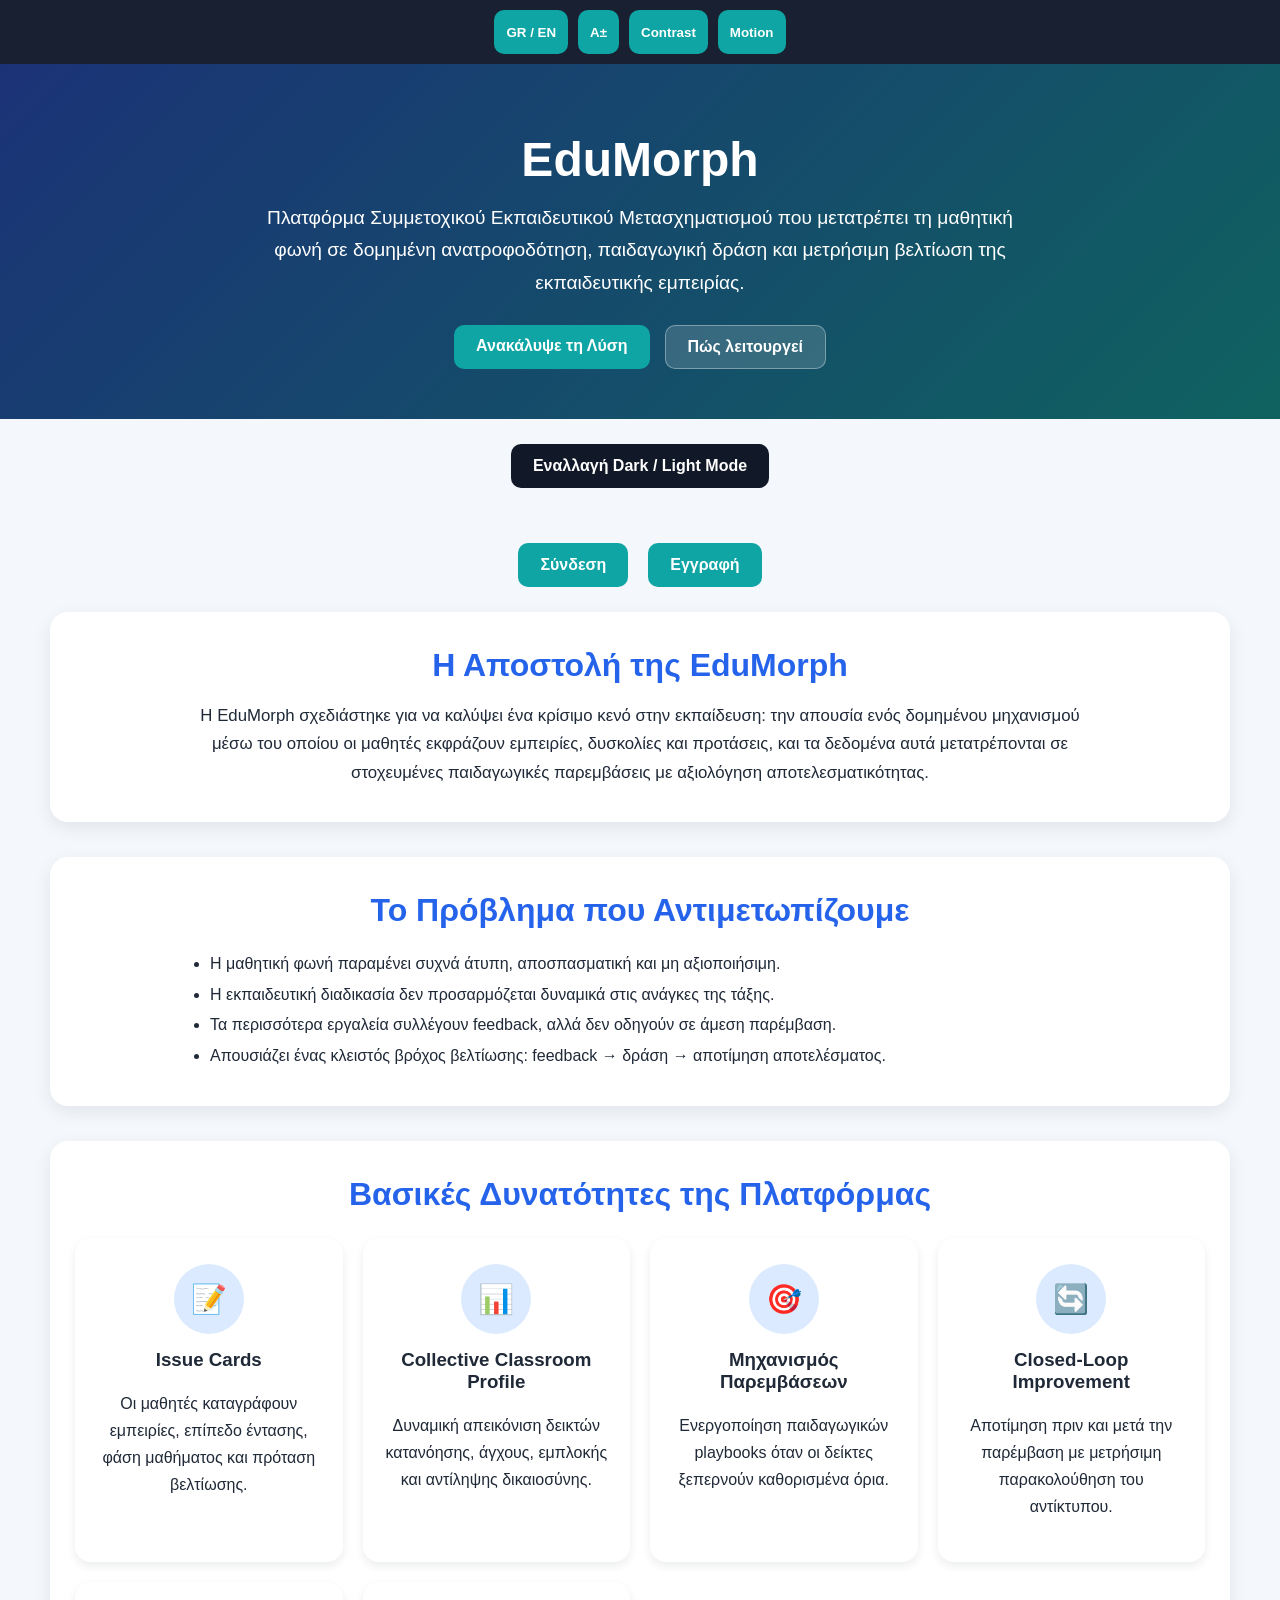
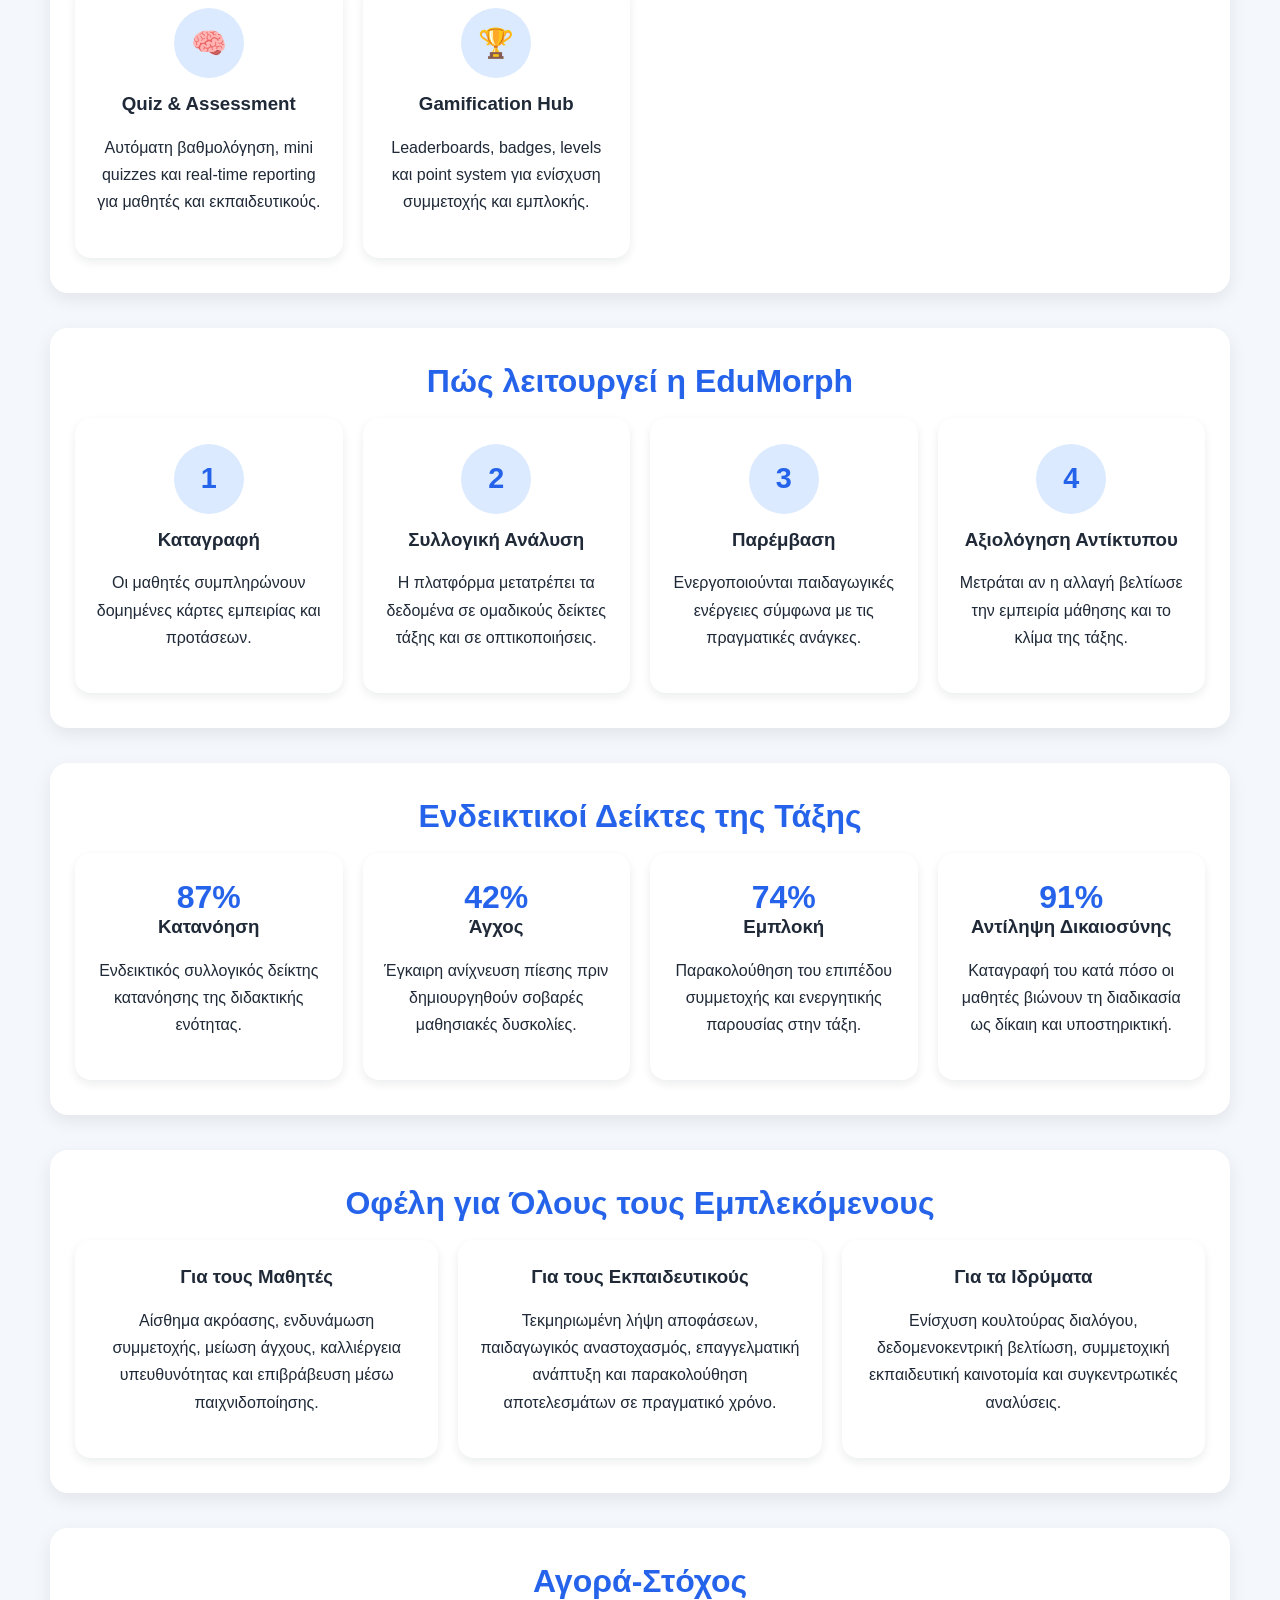
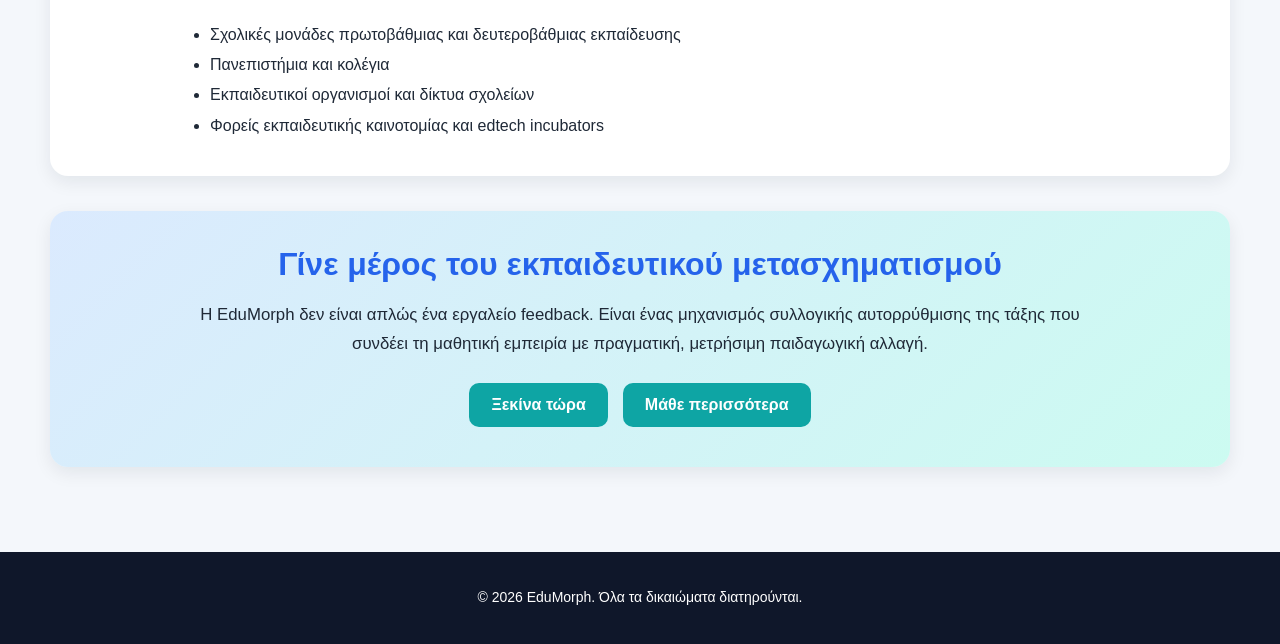
<file: index.html>
<!DOCTYPE html>
<html lang="el">
<head>
    <meta charset="UTF-8">
    <meta name="viewport" content="width=device-width, initial-scale=1.0">
    <title>EduMorph | Πλατφόρμα Συμμετοχικού Εκπαιδευτικού Μετασχηματισμού</title>

    <link rel="stylesheet" href="global-accessibility.css">
    <script src="global.js" defer></script>

    <style>
        :root {
            --bg-color: #f4f7fb;
            --text-color: #1f2937;
            --header-bg-color: linear-gradient(135deg, #1e3a8a, #0f766e);
            --header-text-color: #ffffff;
            --button-bg-color: #0ea5a4;
            --button-hover-bg-color: #0f766e;
            --form-box-bg: #ffffff;
            --card-bg: #ffffff;
            --accent-color: #2563eb;
            --accent-soft: #dbeafe;
            --hero-overlay: rgba(15, 23, 42, 0.2);
        }

        body.dark-mode {
            --bg-color: #0f172a;
            --text-color: #e5e7eb;
            --header-bg-color: linear-gradient(135deg, #0f172a, #134e4a);
            --header-text-color: #f8fafc;
            --button-bg-color: #14b8a6;
            --button-hover-bg-color: #0f766e;
            --form-box-bg: #111827;
            --card-bg: #1e293b;
            --accent-color: #60a5fa;
            --accent-soft: #1e3a8a;
            --hero-overlay: rgba(0, 0, 0, 0.25);
        }

        * {
            box-sizing: border-box;
        }

        body {
            background-color: var(--bg-color);
            color: var(--text-color);
            font-family: Arial, sans-serif;
            margin: 0;
            padding: 0;
            transition: all 0.3s ease;
        }

        header {
            background: var(--header-bg-color);
            color: var(--header-text-color);
            padding: 70px 20px 50px;
            text-align: center;
            position: relative;
        }

        .hero-overlay {
            position: absolute;
            inset: 0;
            background: var(--hero-overlay);
        }

        .hero-content {
            position: relative;
            z-index: 2;
            max-width: 900px;
            margin: 0 auto;
        }

        h1 {
            margin: 0 0 15px 0;
            font-size: 3rem;
            line-height: 1.1;
        }

        .hero-subtitle {
            font-size: 1.2rem;
            max-width: 760px;
            margin: 0 auto 25px;
            line-height: 1.7;
        }

        .hero-buttons {
            display: flex;
            justify-content: center;
            gap: 15px;
            flex-wrap: wrap;
            margin-top: 20px;
        }

        .hero-button,
        .secondary-button,
        .toggle-theme,
        .button {
            padding: 12px 22px;
            border: none;
            border-radius: 10px;
            font-size: 1rem;
            font-weight: bold;
            cursor: pointer;
            transition: all 0.3s ease;
            text-decoration: none;
        }

        .hero-button,
        .button {
            background-color: var(--button-bg-color);
            color: #fff;
        }

        .hero-button:hover,
        .button:hover {
            background-color: var(--button-hover-bg-color);
            transform: translateY(-2px);
        }

        .secondary-button {
            background-color: rgba(255,255,255,0.15);
            color: #fff;
            border: 1px solid rgba(255,255,255,0.35);
        }

        .secondary-button:hover {
            background-color: rgba(255,255,255,0.25);
            transform: translateY(-2px);
        }

        .top-actions {
            display: flex;
            justify-content: center;
            gap: 15px;
            margin: 25px 0 5px;
            flex-wrap: wrap;
        }

        .toggle-theme {
            background-color: #111827;
            color: #fff;
            margin: 25px auto 0;
            display: block;
        }

        .toggle-theme:hover {
            background-color: #000;
        }

        .container {
            max-width: 1220px;
            margin: 0 auto;
            padding: 30px 20px 50px;
        }

        section {
            margin-bottom: 35px;
            border-radius: 18px;
            padding: 35px 25px;
            background: var(--form-box-bg);
            box-shadow: 0 6px 18px rgba(15, 23, 42, 0.08);
        }

        h2 {
            color: var(--accent-color);
            text-align: center;
            font-size: 2rem;
            margin-top: 0;
            margin-bottom: 18px;
        }

        h3 {
            margin-top: 0;
        }

        p {
            line-height: 1.7;
        }

        .intro-text {
            max-width: 900px;
            margin: 0 auto;
            text-align: center;
            font-size: 1.05rem;
        }

        .stats-grid,
        .features-container,
        .benefits-grid,
        .steps-grid {
            display: grid;
            gap: 20px;
        }

        .stats-grid {
            grid-template-columns: repeat(auto-fit, minmax(220px, 1fr));
        }

        .features-container {
            grid-template-columns: repeat(auto-fit, minmax(240px, 1fr));
            margin-top: 25px;
        }

        .benefits-grid {
            grid-template-columns: repeat(auto-fit, minmax(260px, 1fr));
        }

        .steps-grid {
            grid-template-columns: repeat(auto-fit, minmax(220px, 1fr));
        }

        .feature-box,
        .stat-card,
        .benefit-card,
        .step-card {
            background-color: var(--card-bg);
            border-radius: 16px;
            padding: 25px 20px;
            text-align: center;
            box-shadow: 0px 4px 10px rgba(15, 23, 42, 0.08);
            transition: transform 0.3s ease, box-shadow 0.3s ease;
            border: 1px solid transparent;
        }

        .feature-box:hover,
        .stat-card:hover,
        .benefit-card:hover,
        .step-card:hover {
            transform: translateY(-4px);
            box-shadow: 0px 10px 24px rgba(15, 23, 42, 0.14);
        }

        .feature-icon,
        .step-number {
            width: 70px;
            height: 70px;
            margin: 0 auto 15px;
            display: flex;
            align-items: center;
            justify-content: center;
            border-radius: 50%;
            font-size: 1.8rem;
            background: var(--accent-soft);
            color: var(--accent-color);
            font-weight: bold;
        }

        .stat-value {
            font-size: 2rem;
            font-weight: bold;
            color: var(--accent-color);
        }

        .problem-list,
        .target-list {
            max-width: 900px;
            margin: 20px auto 0;
            padding-left: 20px;
            line-height: 1.9;
        }

        .button-container {
            display: flex;
            justify-content: center;
            gap: 20px;
            margin: 25px 0;
            flex-wrap: wrap;
        }

        .welcome-message {
            text-align: center;
            background: linear-gradient(135deg, #1d4ed8, #0f766e);
            color: white;
            padding: 25px;
            border-radius: 16px;
            margin: 20px auto 30px;
            width: 90%;
            max-width: 700px;
            box-shadow: 0 10px 30px rgba(15, 23, 42, 0.18);
            display: none;
        }

        .welcome-message h2 {
            color: #fff;
            margin-bottom: 10px;
        }

        .user-name {
            color: #d1fae5;
            font-weight: bold;
        }

        .user-role {
            display: inline-block;
            margin-top: 10px;
            padding: 8px 14px;
            border-radius: 999px;
            background: rgba(255,255,255,0.2);
            font-weight: bold;
        }

        .welcome-actions {
            display: flex;
            justify-content: center;
            gap: 12px;
            flex-wrap: wrap;
            margin-top: 18px;
        }

        .cta-section {
            text-align: center;
            background: linear-gradient(135deg, #dbeafe, #ccfbf1);
        }

        body.dark-mode .cta-section {
            background: linear-gradient(135deg, #1e3a8a, #134e4a);
        }

        footer {
            text-align: center;
            padding: 20px;
            background: #0f172a;
            color: #fff;
            font-size: 14px;
        }

        @media (max-width: 768px) {
            h1 {
                font-size: 2.2rem;
            }

            .hero-subtitle {
                font-size: 1rem;
            }

            section {
                padding: 25px 18px;
            }

            h2 {
                font-size: 1.6rem;
            }

            .features-container {
                grid-template-columns: 1fr;
            }
        }
    </style>
</head>
<body>
<main id="main-content">

<header>
    <div class="hero-overlay"></div>
    <div class="hero-content">
        <h1 data-i18n="heroTitle">EduMorph</h1>
        <p class="hero-subtitle" data-i18n="heroSubtitle">
            Πλατφόρμα Συμμετοχικού Εκπαιδευτικού Μετασχηματισμού που μετατρέπει
            τη μαθητική φωνή σε δομημένη ανατροφοδότηση, παιδαγωγική δράση
            και μετρήσιμη βελτίωση της εκπαιδευτικής εμπειρίας.
        </p>

        <div class="hero-buttons">
            <a href="#features" class="hero-button" data-i18n="discoverSolution">Ανακάλυψε τη Λύση</a>
            <a href="#how-it-works" class="secondary-button" data-i18n="howItWorksBtn">Πώς λειτουργεί</a>
        </div>
    </div>
</header>

<button class="toggle-theme" onclick="toggleDarkMode()" data-i18n="themeToggle" data-i18n-aria-label="themeToggleAria" aria-label="Εναλλαγή φωτεινού και σκοτεινού θέματος">
    Εναλλαγή Dark / Light Mode
</button>

<div class="container">

    <div id="auth-buttons" class="button-container">
        <form action="login.html" method="get" style="display:inline;">
            <button class="button" type="submit" data-i18n="loginBtn">Σύνδεση</button>
        </form>
        <form action="register.html" method="get" style="display:inline;">
            <button class="button" type="submit" data-i18n="registerBtn">Εγγραφή</button>
        </form>
    </div>

    <div id="welcome-message" class="welcome-message">
        <h2><span data-i18n="welcomeTitleStatic">Καλώς ήρθες,</span> <span id="user-name" class="user-name"></span>!</h2>
        <p data-i18n="welcomeText1">Η EduMorph σε βοηθά να συμμετέχεις ενεργά στη βελτίωση της μαθησιακής διαδικασίας.</p>
        <p data-i18n="welcomeText2">Συνέχισε προς τις βασικές λειτουργίες της πλατφόρμας.</p>
        <div id="user-role" class="user-role"></div>

        <div class="welcome-actions">
            <button class="button" onclick="window.location.href='dashboard.html'" data-i18n="dashboardBtn">Μετάβαση στο dashboard</button>
            <button class="button" onclick="logout()" data-i18n="logoutBtn">Αποσύνδεση</button>
        </div>
    </div>

    <section>
        <h2 data-i18n="missionTitle">Η Αποστολή της EduMorph</h2>
        <p class="intro-text" data-i18n="missionText">
            Η EduMorph σχεδιάστηκε για να καλύψει ένα κρίσιμο κενό στην εκπαίδευση:
            την απουσία ενός δομημένου μηχανισμού μέσω του οποίου οι μαθητές εκφράζουν
            εμπειρίες, δυσκολίες και προτάσεις, και τα δεδομένα αυτά μετατρέπονται
            σε στοχευμένες παιδαγωγικές παρεμβάσεις με αξιολόγηση αποτελεσματικότητας.
        </p>
    </section>

    <section>
        <h2 data-i18n="problemTitle">Το Πρόβλημα που Αντιμετωπίζουμε</h2>
        <ul class="problem-list">
            <li data-i18n="problem1">Η μαθητική φωνή παραμένει συχνά άτυπη, αποσπασματική και μη αξιοποιήσιμη.</li>
            <li data-i18n="problem2">Η εκπαιδευτική διαδικασία δεν προσαρμόζεται δυναμικά στις ανάγκες της τάξης.</li>
            <li data-i18n="problem3">Τα περισσότερα εργαλεία συλλέγουν feedback, αλλά δεν οδηγούν σε άμεση παρέμβαση.</li>
            <li data-i18n="problem4">Απουσιάζει ένας κλειστός βρόχος βελτίωσης: feedback → δράση → αποτίμηση αποτελέσματος.</li>
        </ul>
    </section>

    <section id="features" class="features-section">
        <h2 data-i18n="featuresTitle">Βασικές Δυνατότητες της Πλατφόρμας</h2>

        <div class="features-container">
            <div class="feature-box" onclick="navigateTo('issue-cards.html')" tabindex="0" role="button" aria-label="Issue Cards">
                <div class="feature-icon" aria-hidden="true">📝</div>
                <h3 data-i18n="issueCardsTitle">Issue Cards</h3>
                <p data-i18n="issueCardsText">Οι μαθητές καταγράφουν εμπειρίες, επίπεδο έντασης, φάση μαθήματος και πρόταση βελτίωσης.</p>
            </div>

            <div class="feature-box" onclick="navigateTo('classroom-profile.html')" tabindex="0" role="button" aria-label="Collective Classroom Profile">
                <div class="feature-icon" aria-hidden="true">📊</div>
                <h3 data-i18n="classroomProfileTitle">Collective Classroom Profile</h3>
                <p data-i18n="classroomProfileText">Δυναμική απεικόνιση δεικτών κατανόησης, άγχους, εμπλοκής και αντίληψης δικαιοσύνης.</p>
            </div>

            <div class="feature-box" onclick="navigateTo('interventions.html')" tabindex="0" role="button" aria-label="Μηχανισμός Παρεμβάσεων">
                <div class="feature-icon" aria-hidden="true">🎯</div>
                <h3 data-i18n="interventionsTitle">Μηχανισμός Παρεμβάσεων</h3>
                <p data-i18n="interventionsText">Ενεργοποίηση παιδαγωγικών playbooks όταν οι δείκτες ξεπερνούν καθορισμένα όρια.</p>
            </div>

            <div class="feature-box" onclick="navigateTo('impact-analytics.html')" tabindex="0" role="button" aria-label="Closed-Loop Improvement">
                <div class="feature-icon" aria-hidden="true">🔄</div>
                <h3 data-i18n="impactTitle">Closed-Loop Improvement</h3>
                <p data-i18n="impactText">Αποτίμηση πριν και μετά την παρέμβαση με μετρήσιμη παρακολούθηση του αντίκτυπου.</p>
            </div>

            <div class="feature-box" onclick="navigateTo('quiz.html')" tabindex="0" role="button" aria-label="Quiz and Assessment">
                <div class="feature-icon" aria-hidden="true">🧠</div>
                <h3 data-i18n="quizTitle">Quiz & Assessment</h3>
                <p data-i18n="quizText">Αυτόματη βαθμολόγηση, mini quizzes και real-time reporting για μαθητές και εκπαιδευτικούς.</p>
            </div>

            <div class="feature-box" onclick="navigateTo('gamification.html')" tabindex="0" role="button" aria-label="Gamification Hub">
                <div class="feature-icon" aria-hidden="true">🏆</div>
                <h3 data-i18n="gamificationTitle">Gamification Hub</h3>
                <p data-i18n="gamificationText">Leaderboards, badges, levels και point system για ενίσχυση συμμετοχής και εμπλοκής.</p>
            </div>
        </div>
    </section>

    <section id="how-it-works">
        <h2 data-i18n="processTitle">Πώς λειτουργεί η EduMorph</h2>
        <div class="steps-grid">
            <div class="step-card">
                <div class="step-number" aria-hidden="true">1</div>
                <h3 data-i18n="step1Title">Καταγραφή</h3>
                <p data-i18n="step1Text">Οι μαθητές συμπληρώνουν δομημένες κάρτες εμπειρίας και προτάσεων.</p>
            </div>

            <div class="step-card">
                <div class="step-number" aria-hidden="true">2</div>
                <h3 data-i18n="step2Title">Συλλογική Ανάλυση</h3>
                <p data-i18n="step2Text">Η πλατφόρμα μετατρέπει τα δεδομένα σε ομαδικούς δείκτες τάξης και σε οπτικοποιήσεις.</p>
            </div>

            <div class="step-card">
                <div class="step-number" aria-hidden="true">3</div>
                <h3 data-i18n="step3Title">Παρέμβαση</h3>
                <p data-i18n="step3Text">Ενεργοποιούνται παιδαγωγικές ενέργειες σύμφωνα με τις πραγματικές ανάγκες.</p>
            </div>

            <div class="step-card">
                <div class="step-number" aria-hidden="true">4</div>
                <h3 data-i18n="step4Title">Αξιολόγηση Αντίκτυπου</h3>
                <p data-i18n="step4Text">Μετράται αν η αλλαγή βελτίωσε την εμπειρία μάθησης και το κλίμα της τάξης.</p>
            </div>
        </div>
    </section>

    <section>
        <h2 data-i18n="indicatorsTitle">Ενδεικτικοί Δείκτες της Τάξης</h2>
        <div class="stats-grid">
            <div class="stat-card">
                <div class="stat-value">87%</div>
                <h3 data-i18n="understandingTitle">Κατανόηση</h3>
                <p data-i18n="understandingText">Ενδεικτικός συλλογικός δείκτης κατανόησης της διδακτικής ενότητας.</p>
            </div>

            <div class="stat-card">
                <div class="stat-value">42%</div>
                <h3 data-i18n="anxietyTitle">Άγχος</h3>
                <p data-i18n="anxietyText">Έγκαιρη ανίχνευση πίεσης πριν δημιουργηθούν σοβαρές μαθησιακές δυσκολίες.</p>
            </div>

            <div class="stat-card">
                <div class="stat-value">74%</div>
                <h3 data-i18n="engagementTitle">Εμπλοκή</h3>
                <p data-i18n="engagementText">Παρακολούθηση του επιπέδου συμμετοχής και ενεργητικής παρουσίας στην τάξη.</p>
            </div>

            <div class="stat-card">
                <div class="stat-value">91%</div>
                <h3 data-i18n="fairnessTitle">Αντίληψη Δικαιοσύνης</h3>
                <p data-i18n="fairnessText">Καταγραφή του κατά πόσο οι μαθητές βιώνουν τη διαδικασία ως δίκαιη και υποστηρικτική.</p>
            </div>
        </div>
    </section>

    <section>
        <h2 data-i18n="benefitsTitle">Οφέλη για Όλους τους Εμπλεκόμενους</h2>
        <div class="benefits-grid">
            <div class="benefit-card">
                <h3 data-i18n="studentsBenefitTitle">Για τους Μαθητές</h3>
                <p data-i18n="studentsBenefitText">Αίσθημα ακρόασης, ενδυνάμωση συμμετοχής, μείωση άγχους, καλλιέργεια υπευθυνότητας και επιβράβευση μέσω παιχνιδοποίησης.</p>
            </div>

            <div class="benefit-card">
                <h3 data-i18n="teachersBenefitTitle">Για τους Εκπαιδευτικούς</h3>
                <p data-i18n="teachersBenefitText">Τεκμηριωμένη λήψη αποφάσεων, παιδαγωγικός αναστοχασμός, επαγγελματική ανάπτυξη και παρακολούθηση αποτελεσμάτων σε πραγματικό χρόνο.</p>
            </div>

            <div class="benefit-card">
                <h3 data-i18n="institutionsBenefitTitle">Για τα Ιδρύματα</h3>
                <p data-i18n="institutionsBenefitText">Ενίσχυση κουλτούρας διαλόγου, δεδομενοκεντρική βελτίωση, συμμετοχική εκπαιδευτική καινοτομία και συγκεντρωτικές αναλύσεις.</p>
            </div>
        </div>
    </section>

    <section>
        <h2 data-i18n="marketTitle">Αγορά-Στόχος</h2>
        <ul class="target-list">
            <li data-i18n="market1">Σχολικές μονάδες πρωτοβάθμιας και δευτεροβάθμιας εκπαίδευσης</li>
            <li data-i18n="market2">Πανεπιστήμια και κολέγια</li>
            <li data-i18n="market3">Εκπαιδευτικοί οργανισμοί και δίκτυα σχολείων</li>
            <li data-i18n="market4">Φορείς εκπαιδευτικής καινοτομίας και edtech incubators</li>
        </ul>
    </section>

    <section class="cta-section">
        <h2 data-i18n="ctaTitle">Γίνε μέρος του εκπαιδευτικού μετασχηματισμού</h2>
        <p class="intro-text" data-i18n="ctaText">
            Η EduMorph δεν είναι απλώς ένα εργαλείο feedback. Είναι ένας μηχανισμός
            συλλογικής αυτορρύθμισης της τάξης που συνδέει τη μαθητική εμπειρία με
            πραγματική, μετρήσιμη παιδαγωγική αλλαγή.
        </p>

        <div class="top-actions">
            <button class="button" onclick="navigateTo('register.html')" data-i18n="startNow">Ξεκίνα τώρα</button>
            <button class="button" onclick="navigateTo('about-edumorph.html')" data-i18n="learnMore">Μάθε περισσότερα</button>
        </div>
    </section>
</div>

<footer>
    <p data-i18n="footerText">&copy; 2026 EduMorph. Όλα τα δικαιώματα διατηρούνται.</p>
</footer>

</main>

<script>
    window.pageTranslations = {
        el: {
            heroTitle: 'EduMorph',
            heroSubtitle: 'Πλατφόρμα Συμμετοχικού Εκπαιδευτικού Μετασχηματισμού που μετατρέπει τη μαθητική φωνή σε δομημένη ανατροφοδότηση, παιδαγωγική δράση και μετρήσιμη βελτίωση της εκπαιδευτικής εμπειρίας.',
            discoverSolution: 'Ανακάλυψε τη Λύση',
            howItWorksBtn: 'Πώς λειτουργεί',
            themeToggle: 'Εναλλαγή Dark / Light Mode',
            themeToggleAria: 'Εναλλαγή φωτεινού και σκοτεινού θέματος',
            loginBtn: 'Σύνδεση',
            registerBtn: 'Εγγραφή',
            welcomeTitleStatic: 'Καλώς ήρθες,',
            welcomeText1: 'Η EduMorph σε βοηθά να συμμετέχεις ενεργά στη βελτίωση της μαθησιακής διαδικασίας.',
            welcomeText2: 'Συνέχισε προς τις βασικές λειτουργίες της πλατφόρμας.',
            dashboardBtn: 'Μετάβαση στο dashboard',
            logoutBtn: 'Αποσύνδεση',
            missionTitle: 'Η Αποστολή της EduMorph',
            missionText: 'Η EduMorph σχεδιάστηκε για να καλύψει ένα κρίσιμο κενό στην εκπαίδευση: την απουσία ενός δομημένου μηχανισμού μέσω του οποίου οι μαθητές εκφράζουν εμπειρίες, δυσκολίες και προτάσεις, και τα δεδομένα αυτά μετατρέπονται σε στοχευμένες παιδαγωγικές παρεμβάσεις με αξιολόγηση αποτελεσματικότητας.',
            problemTitle: 'Το Πρόβλημα που Αντιμετωπίζουμε',
            problem1: 'Η μαθητική φωνή παραμένει συχνά άτυπη, αποσπασματική και μη αξιοποιήσιμη.',
            problem2: 'Η εκπαιδευτική διαδικασία δεν προσαρμόζεται δυναμικά στις ανάγκες της τάξης.',
            problem3: 'Τα περισσότερα εργαλεία συλλέγουν feedback, αλλά δεν οδηγούν σε άμεση παρέμβαση.',
            problem4: 'Απουσιάζει ένας κλειστός βρόχος βελτίωσης: feedback → δράση → αποτίμηση αποτελέσματος.',
            featuresTitle: 'Βασικές Δυνατότητες της Πλατφόρμας',
            issueCardsTitle: 'Issue Cards',
            issueCardsText: 'Οι μαθητές καταγράφουν εμπειρίες, επίπεδο έντασης, φάση μαθήματος και πρόταση βελτίωσης.',
            classroomProfileTitle: 'Collective Classroom Profile',
            classroomProfileText: 'Δυναμική απεικόνιση δεικτών κατανόησης, άγχους, εμπλοκής και αντίληψης δικαιοσύνης.',
            interventionsTitle: 'Μηχανισμός Παρεμβάσεων',
            interventionsText: 'Ενεργοποίηση παιδαγωγικών playbooks όταν οι δείκτες ξεπερνούν καθορισμένα όρια.',
            impactTitle: 'Closed-Loop Improvement',
            impactText: 'Αποτίμηση πριν και μετά την παρέμβαση με μετρήσιμη παρακολούθηση του αντίκτυπου.',
            quizTitle: 'Quiz & Assessment',
            quizText: 'Αυτόματη βαθμολόγηση, mini quizzes και real-time reporting για μαθητές και εκπαιδευτικούς.',
            gamificationTitle: 'Gamification Hub',
            gamificationText: 'Leaderboards, badges, levels και point system για ενίσχυση συμμετοχής και εμπλοκής.',
            processTitle: 'Πώς λειτουργεί η EduMorph',
            step1Title: 'Καταγραφή',
            step1Text: 'Οι μαθητές συμπληρώνουν δομημένες κάρτες εμπειρίας και προτάσεων.',
            step2Title: 'Συλλογική Ανάλυση',
            step2Text: 'Η πλατφόρμα μετατρέπει τα δεδομένα σε ομαδικούς δείκτες τάξης και σε οπτικοποιήσεις.',
            step3Title: 'Παρέμβαση',
            step3Text: 'Ενεργοποιούνται παιδαγωγικές ενέργειες σύμφωνα με τις πραγματικές ανάγκες.',
            step4Title: 'Αξιολόγηση Αντίκτυπου',
            step4Text: 'Μετράται αν η αλλαγή βελτίωσε την εμπειρία μάθησης και το κλίμα της τάξης.',
            indicatorsTitle: 'Ενδεικτικοί Δείκτες της Τάξης',
            understandingTitle: 'Κατανόηση',
            understandingText: 'Ενδεικτικός συλλογικός δείκτης κατανόησης της διδακτικής ενότητας.',
            anxietyTitle: 'Άγχος',
            anxietyText: 'Έγκαιρη ανίχνευση πίεσης πριν δημιουργηθούν σοβαρές μαθησιακές δυσκολίες.',
            engagementTitle: 'Εμπλοκή',
            engagementText: 'Παρακολούθηση του επιπέδου συμμετοχής και ενεργητικής παρουσίας στην τάξη.',
            fairnessTitle: 'Αντίληψη Δικαιοσύνης',
            fairnessText: 'Καταγραφή του κατά πόσο οι μαθητές βιώνουν τη διαδικασία ως δίκαιη και υποστηρικτική.',
            benefitsTitle: 'Οφέλη για Όλους τους Εμπλεκόμενους',
            studentsBenefitTitle: 'Για τους Μαθητές',
            studentsBenefitText: 'Αίσθημα ακρόασης, ενδυνάμωση συμμετοχής, μείωση άγχους, καλλιέργεια υπευθυνότητας και επιβράβευση μέσω παιχνιδοποίησης.',
            teachersBenefitTitle: 'Για τους Εκπαιδευτικούς',
            teachersBenefitText: 'Τεκμηριωμένη λήψη αποφάσεων, παιδαγωγικός αναστοχασμός, επαγγελματική ανάπτυξη και παρακολούθηση αποτελεσμάτων σε πραγματικό χρόνο.',
            institutionsBenefitTitle: 'Για τα Ιδρύματα',
            institutionsBenefitText: 'Ενίσχυση κουλτούρας διαλόγου, δεδομενοκεντρική βελτίωση, συμμετοχική εκπαιδευτική καινοτομία και συγκεντρωτικές αναλύσεις.',
            marketTitle: 'Αγορά-Στόχος',
            market1: 'Σχολικές μονάδες πρωτοβάθμιας και δευτεροβάθμιας εκπαίδευσης',
            market2: 'Πανεπιστήμια και κολέγια',
            market3: 'Εκπαιδευτικοί οργανισμοί και δίκτυα σχολείων',
            market4: 'Φορείς εκπαιδευτικής καινοτομίας και edtech incubators',
            ctaTitle: 'Γίνε μέρος του εκπαιδευτικού μετασχηματισμού',
            ctaText: 'Η EduMorph δεν είναι απλώς ένα εργαλείο feedback. Είναι ένας μηχανισμός συλλογικής αυτορρύθμισης της τάξης που συνδέει τη μαθητική εμπειρία με πραγματική, μετρήσιμη παιδαγωγική αλλαγή.',
            startNow: 'Ξεκίνα τώρα',
            learnMore: 'Μάθε περισσότερα',
            footerText: '© 2026 EduMorph. Όλα τα δικαιώματα διατηρούνται.'
        },
        en: {
            heroTitle: 'EduMorph',
            heroSubtitle: 'A Participatory Educational Transformation Platform that turns student voice into structured feedback, pedagogical action, and measurable improvement of the learning experience.',
            discoverSolution: 'Discover the Solution',
            howItWorksBtn: 'How it works',
            themeToggle: 'Toggle Dark / Light Mode',
            themeToggleAria: 'Toggle light and dark theme',
            loginBtn: 'Login',
            registerBtn: 'Register',
            welcomeTitleStatic: 'Welcome,',
            welcomeText1: 'EduMorph helps you actively participate in improving the learning process.',
            welcomeText2: 'Continue to the platform’s core functions.',
            dashboardBtn: 'Go to dashboard',
            logoutBtn: 'Logout',
            missionTitle: 'EduMorph Mission',
            missionText: 'EduMorph was designed to address a critical gap in education: the absence of a structured mechanism through which students express experiences, difficulties, and suggestions, and this data is transformed into targeted pedagogical interventions with effectiveness evaluation.',
            problemTitle: 'The Problem We Address',
            problem1: 'Student voice often remains informal, fragmented, and underused.',
            problem2: 'The educational process does not adapt dynamically to classroom needs.',
            problem3: 'Most tools collect feedback, but do not lead to immediate action.',
            problem4: 'A closed improvement loop is missing: feedback → action → impact evaluation.',
            featuresTitle: 'Core Platform Features',
            issueCardsTitle: 'Issue Cards',
            issueCardsText: 'Students record experiences, intensity, lesson phase, and an improvement proposal.',
            classroomProfileTitle: 'Collective Classroom Profile',
            classroomProfileText: 'Dynamic visualization of understanding, anxiety, engagement, and perceived fairness indicators.',
            interventionsTitle: 'Intervention Engine',
            interventionsText: 'Activation of pedagogical playbooks when indicators exceed predefined thresholds.',
            impactTitle: 'Closed-Loop Improvement',
            impactText: 'Before-and-after evaluation with measurable impact tracking.',
            quizTitle: 'Quiz & Assessment',
            quizText: 'Automatic grading, mini quizzes, and real-time reporting for students and educators.',
            gamificationTitle: 'Gamification Hub',
            gamificationText: 'Leaderboards, badges, levels, and point systems to increase participation and engagement.',
            processTitle: 'How EduMorph Works',
            step1Title: 'Capture',
            step1Text: 'Students submit structured experience and suggestion cards.',
            step2Title: 'Collective Analysis',
            step2Text: 'The platform transforms data into classroom indicators and visualizations.',
            step3Title: 'Intervention',
            step3Text: 'Pedagogical actions are activated according to real classroom needs.',
            step4Title: 'Impact Evaluation',
            step4Text: 'The platform measures whether the change improved the learning experience and classroom climate.',
            indicatorsTitle: 'Indicative Classroom Indicators',
            understandingTitle: 'Understanding',
            understandingText: 'Indicative collective indicator of understanding of the teaching unit.',
            anxietyTitle: 'Anxiety',
            anxietyText: 'Early detection of pressure before major learning difficulties arise.',
            engagementTitle: 'Engagement',
            engagementText: 'Monitoring the level of participation and active classroom presence.',
            fairnessTitle: 'Perceived Fairness',
            fairnessText: 'Capturing the extent to which students experience the process as fair and supportive.',
            benefitsTitle: 'Benefits for All Stakeholders',
            studentsBenefitTitle: 'For Students',
            studentsBenefitText: 'Sense of being heard, empowered participation, reduced anxiety, responsibility, and reward through gamification.',
            teachersBenefitTitle: 'For Educators',
            teachersBenefitText: 'Evidence-based decision making, pedagogical reflection, professional development, and real-time monitoring of results.',
            institutionsBenefitTitle: 'For Institutions',
            institutionsBenefitText: 'A stronger culture of dialogue, data-driven improvement, participatory innovation, and aggregated analytics.',
            marketTitle: 'Target Market',
            market1: 'Primary and secondary school units',
            market2: 'Universities and colleges',
            market3: 'Educational organizations and school networks',
            market4: 'Educational innovation bodies and edtech incubators',
            ctaTitle: 'Become Part of Educational Transformation',
            ctaText: 'EduMorph is not just a feedback tool. It is a mechanism of collective classroom self-regulation that connects student experience with real, measurable pedagogical change.',
            startNow: 'Start now',
            learnMore: 'Learn more',
            footerText: '© 2026 EduMorph. All rights reserved.'
        }
    };

    function navigateTo(page) {
        window.location.href = page;
    }

    function toggleDarkMode() {
        const body = document.body;
        const isDarkMode = body.classList.toggle('dark-mode');
        localStorage.setItem('darkMode', isDarkMode);
    }

    function logout() {
        localStorage.removeItem('user');
        location.reload();
    }

    function formatRole(role) {
        const lang = localStorage.getItem('edumorphLanguage') || 'el';
        if (lang === 'en') {
            if (role === 'student') return 'Role: Student';
            if (role === 'teacher') return 'Role: Teacher';
            if (role === 'admin') return 'Role: Administration';
            return 'Role: User';
        }

        if (role === 'student') return 'Ρόλος: Μαθητής';
        if (role === 'teacher') return 'Ρόλος: Εκπαιδευτικός';
        if (role === 'admin') return 'Ρόλος: Διοίκηση';
        return 'Ρόλος: Χρήστης';
    }

    function makeFeatureCardsKeyboardAccessible() {
        document.querySelectorAll('.feature-box').forEach(card => {
            card.addEventListener('keydown', function (e) {
                if (e.key === 'Enter' || e.key === ' ') {
                    e.preventDefault();
                    card.click();
                }
            });
        });
    }

    window.onload = () => {
        const isDarkMode = localStorage.getItem('darkMode') === 'true';
        if (isDarkMode) {
            document.body.classList.add('dark-mode');
        }

        const rawUser = localStorage.getItem('user');
        const authButtons = document.getElementById('auth-buttons');
        const welcomeMessage = document.getElementById('welcome-message');
        const userName = document.getElementById('user-name');
        const userRole = document.getElementById('user-role');

        if (rawUser) {
            const user = JSON.parse(rawUser);
            authButtons.style.display = 'none';
            welcomeMessage.style.display = 'block';
            userName.textContent = user.fullName || user.username || 'Χρήστης';
            userRole.textContent = formatRole(user.role);
        } else {
            authButtons.style.display = 'flex';
            welcomeMessage.style.display = 'none';
        }

        makeFeatureCardsKeyboardAccessible();
    };
</script>

</body>
</html>
</file>
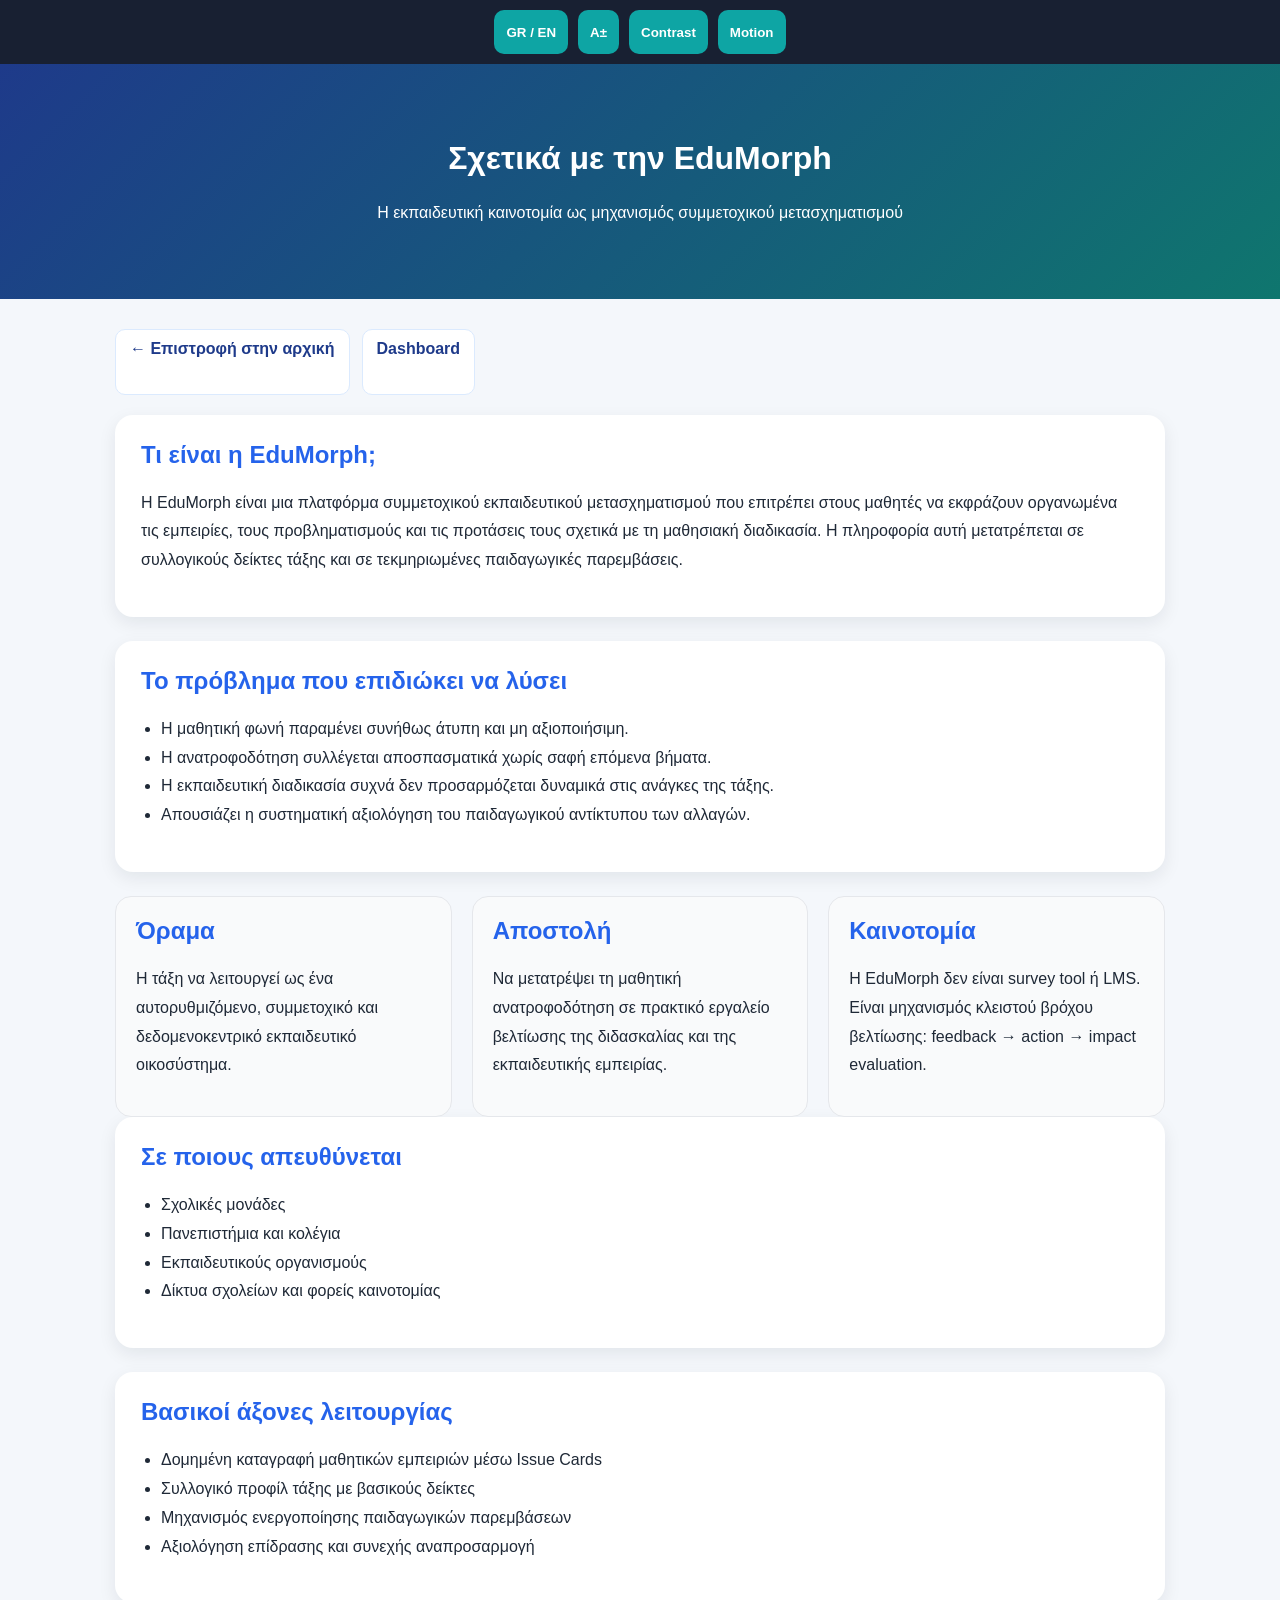
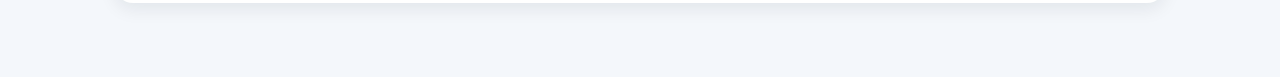
<file: about-edumorph.html>
<!DOCTYPE html>
<html lang="el">
<head>
  <meta charset="UTF-8">
  <meta name="viewport" content="width=device-width, initial-scale=1.0">
  <title>About EduMorph</title>

  <link rel="stylesheet" href="global-accessibility.css">
  <script src="global.js" defer></script>

  <style>
    body {
      margin: 0;
      font-family: Arial, sans-serif;
      background: #f4f7fb;
      color: #1f2937;
    }

    header {
      background: linear-gradient(135deg, #1e3a8a, #0f766e);
      color: white;
      text-align: center;
      padding: 55px 20px;
    }

    .container {
      max-width: 1050px;
      margin: 0 auto;
      padding: 30px 20px 50px;
    }

    .top-actions {
      display: flex;
      gap: 12px;
      flex-wrap: wrap;
      margin-bottom: 20px;
    }

    .back-link,
    .dashboard-link {
      display: inline-block;
      color: #1e3a8a;
      text-decoration: none;
      font-weight: bold;
      background: white;
      border-radius: 10px;
      padding: 10px 14px;
      border: 1px solid #dbeafe;
    }

    .card {
      background: white;
      border-radius: 18px;
      padding: 26px;
      box-shadow: 0 6px 18px rgba(15, 23, 42, 0.08);
      margin-bottom: 24px;
    }

    h2 {
      color: #2563eb;
      margin-top: 0;
    }

    .grid {
      display: grid;
      grid-template-columns: repeat(auto-fit, minmax(260px, 1fr));
      gap: 20px;
    }

    .mini-card {
      background: #f9fafb;
      border: 1px solid #e5e7eb;
      border-radius: 16px;
      padding: 20px;
    }

    p, li {
      line-height: 1.8;
    }

    ul {
      padding-left: 20px;
    }
  </style>
</head>
<body>
<main id="main-content">
  <header>
    <h1 data-i18n="pageTitle">Σχετικά με την EduMorph</h1>
    <p data-i18n="pageSubtitle">Η εκπαιδευτική καινοτομία ως μηχανισμός συμμετοχικού μετασχηματισμού</p>
  </header>

  <div class="container">
    <div class="top-actions">
      <a class="back-link" href="index.html" data-i18n="backHome">← Επιστροφή στην αρχική</a>
      <a class="dashboard-link" href="dashboard.html" data-i18n="goDashboard">Dashboard</a>
    </div>

    <section class="card">
      <h2 data-i18n="whatTitle">Τι είναι η EduMorph;</h2>
      <p data-i18n="whatText">
        Η EduMorph είναι μια πλατφόρμα συμμετοχικού εκπαιδευτικού μετασχηματισμού που επιτρέπει στους μαθητές να εκφράζουν οργανωμένα τις εμπειρίες, τους προβληματισμούς και τις προτάσεις τους σχετικά με τη μαθησιακή διαδικασία. Η πληροφορία αυτή μετατρέπεται σε συλλογικούς δείκτες τάξης και σε τεκμηριωμένες παιδαγωγικές παρεμβάσεις.
      </p>
    </section>

    <section class="card">
      <h2 data-i18n="problemTitle">Το πρόβλημα που επιδιώκει να λύσει</h2>
      <ul>
        <li data-i18n="problem1">Η μαθητική φωνή παραμένει συνήθως άτυπη και μη αξιοποιήσιμη.</li>
        <li data-i18n="problem2">Η ανατροφοδότηση συλλέγεται αποσπασματικά χωρίς σαφή επόμενα βήματα.</li>
        <li data-i18n="problem3">Η εκπαιδευτική διαδικασία συχνά δεν προσαρμόζεται δυναμικά στις ανάγκες της τάξης.</li>
        <li data-i18n="problem4">Απουσιάζει η συστηματική αξιολόγηση του παιδαγωγικού αντίκτυπου των αλλαγών.</li>
      </ul>
    </section>

    <section class="grid">
      <div class="mini-card">
        <h2 data-i18n="visionTitle">Όραμα</h2>
        <p data-i18n="visionText">Η τάξη να λειτουργεί ως ένα αυτορυθμιζόμενο, συμμετοχικό και δεδομενοκεντρικό εκπαιδευτικό οικοσύστημα.</p>
      </div>

      <div class="mini-card">
        <h2 data-i18n="missionTitle">Αποστολή</h2>
        <p data-i18n="missionText">Να μετατρέψει τη μαθητική ανατροφοδότηση σε πρακτικό εργαλείο βελτίωσης της διδασκαλίας και της εκπαιδευτικής εμπειρίας.</p>
      </div>

      <div class="mini-card">
        <h2 data-i18n="innovationTitle">Καινοτομία</h2>
        <p data-i18n="innovationText">Η EduMorph δεν είναι survey tool ή LMS. Είναι μηχανισμός κλειστού βρόχου βελτίωσης: feedback → action → impact evaluation.</p>
      </div>
    </section>

    <section class="card">
      <h2 data-i18n="audienceTitle">Σε ποιους απευθύνεται</h2>
      <ul>
        <li data-i18n="audience1">Σχολικές μονάδες</li>
        <li data-i18n="audience2">Πανεπιστήμια και κολέγια</li>
        <li data-i18n="audience3">Εκπαιδευτικούς οργανισμούς</li>
        <li data-i18n="audience4">Δίκτυα σχολείων και φορείς καινοτομίας</li>
      </ul>
    </section>

    <section class="card">
      <h2 data-i18n="axesTitle">Βασικοί άξονες λειτουργίας</h2>
      <ul>
        <li data-i18n="axis1">Δομημένη καταγραφή μαθητικών εμπειριών μέσω Issue Cards</li>
        <li data-i18n="axis2">Συλλογικό προφίλ τάξης με βασικούς δείκτες</li>
        <li data-i18n="axis3">Μηχανισμός ενεργοποίησης παιδαγωγικών παρεμβάσεων</li>
        <li data-i18n="axis4">Αξιολόγηση επίδρασης και συνεχής αναπροσαρμογή</li>
      </ul>
    </section>
  </div>
</main>

<script>
  window.pageTranslations = {
    el: {
      pageTitle: 'Σχετικά με την EduMorph',
      pageSubtitle: 'Η εκπαιδευτική καινοτομία ως μηχανισμός συμμετοχικού μετασχηματισμού',
      backHome: '← Επιστροφή στην αρχική',
      goDashboard: 'Dashboard',
      whatTitle: 'Τι είναι η EduMorph;',
      whatText: 'Η EduMorph είναι μια πλατφόρμα συμμετοχικού εκπαιδευτικού μετασχηματισμού που επιτρέπει στους μαθητές να εκφράζουν οργανωμένα τις εμπειρίες, τους προβληματισμούς και τις προτάσεις τους σχετικά με τη μαθησιακή διαδικασία. Η πληροφορία αυτή μετατρέπεται σε συλλογικούς δείκτες τάξης και σε τεκμηριωμένες παιδαγωγικές παρεμβάσεις.',
      problemTitle: 'Το πρόβλημα που επιδιώκει να λύσει',
      problem1: 'Η μαθητική φωνή παραμένει συνήθως άτυπη και μη αξιοποιήσιμη.',
      problem2: 'Η ανατροφοδότηση συλλέγεται αποσπασματικά χωρίς σαφή επόμενα βήματα.',
      problem3: 'Η εκπαιδευτική διαδικασία συχνά δεν προσαρμόζεται δυναμικά στις ανάγκες της τάξης.',
      problem4: 'Απουσιάζει η συστηματική αξιολόγηση του παιδαγωγικού αντίκτυπου των αλλαγών.',
      visionTitle: 'Όραμα',
      visionText: 'Η τάξη να λειτουργεί ως ένα αυτορυθμιζόμενο, συμμετοχικό και δεδομενοκεντρικό εκπαιδευτικό οικοσύστημα.',
      missionTitle: 'Αποστολή',
      missionText: 'Να μετατρέψει τη μαθητική ανατροφοδότηση σε πρακτικό εργαλείο βελτίωσης της διδασκαλίας και της εκπαιδευτικής εμπειρίας.',
      innovationTitle: 'Καινοτομία',
      innovationText: 'Η EduMorph δεν είναι survey tool ή LMS. Είναι μηχανισμός κλειστού βρόχου βελτίωσης: feedback → action → impact evaluation.',
      audienceTitle: 'Σε ποιους απευθύνεται',
      audience1: 'Σχολικές μονάδες',
      audience2: 'Πανεπιστήμια και κολέγια',
      audience3: 'Εκπαιδευτικούς οργανισμούς',
      audience4: 'Δίκτυα σχολείων και φορείς καινοτομίας',
      axesTitle: 'Βασικοί άξονες λειτουργίας',
      axis1: 'Δομημένη καταγραφή μαθητικών εμπειριών μέσω Issue Cards',
      axis2: 'Συλλογικό προφίλ τάξης με βασικούς δείκτες',
      axis3: 'Μηχανισμός ενεργοποίησης παιδαγωγικών παρεμβάσεων',
      axis4: 'Αξιολόγηση επίδρασης και συνεχής αναπροσαρμογή'
    },
    en: {
      pageTitle: 'About EduMorph',
      pageSubtitle: 'Educational innovation as a mechanism of participatory transformation',
      backHome: '← Back to home',
      goDashboard: 'Dashboard',
      whatTitle: 'What is EduMorph?',
      whatText: 'EduMorph is a participatory educational transformation platform that allows students to express in an organized way their experiences, concerns, and proposals regarding the learning process. This information is transformed into collective classroom indicators and evidence-based pedagogical interventions.',
      problemTitle: 'The problem it seeks to solve',
      problem1: 'Student voice usually remains informal and underutilized.',
      problem2: 'Feedback is collected fragmentedly without clear next steps.',
      problem3: 'The educational process often does not adapt dynamically to classroom needs.',
      problem4: 'Systematic evaluation of the pedagogical impact of changes is missing.',
      visionTitle: 'Vision',
      visionText: 'For the classroom to function as a self-regulating, participatory, and data-driven educational ecosystem.',
      missionTitle: 'Mission',
      missionText: 'To transform student feedback into a practical tool for improving teaching and the educational experience.',
      innovationTitle: 'Innovation',
      innovationText: 'EduMorph is not a survey tool or LMS. It is a closed-loop improvement mechanism: feedback → action → impact evaluation.',
      audienceTitle: 'Who it is for',
      audience1: 'School units',
      audience2: 'Universities and colleges',
      audience3: 'Educational organizations',
      audience4: 'School networks and innovation bodies',
      axesTitle: 'Core operating pillars',
      axis1: 'Structured capture of student experiences through Issue Cards',
      axis2: 'Collective classroom profile with key indicators',
      axis3: 'Pedagogical intervention activation mechanism',
      axis4: 'Impact evaluation and continuous readjustment'
    }
  };

  window.onload = () => {
    if (window.EduMorphUI && window.EduMorphUI.applyTranslations) {
      window.EduMorphUI.applyTranslations();
    }
  };
</script>
</body>
</html>
</file>
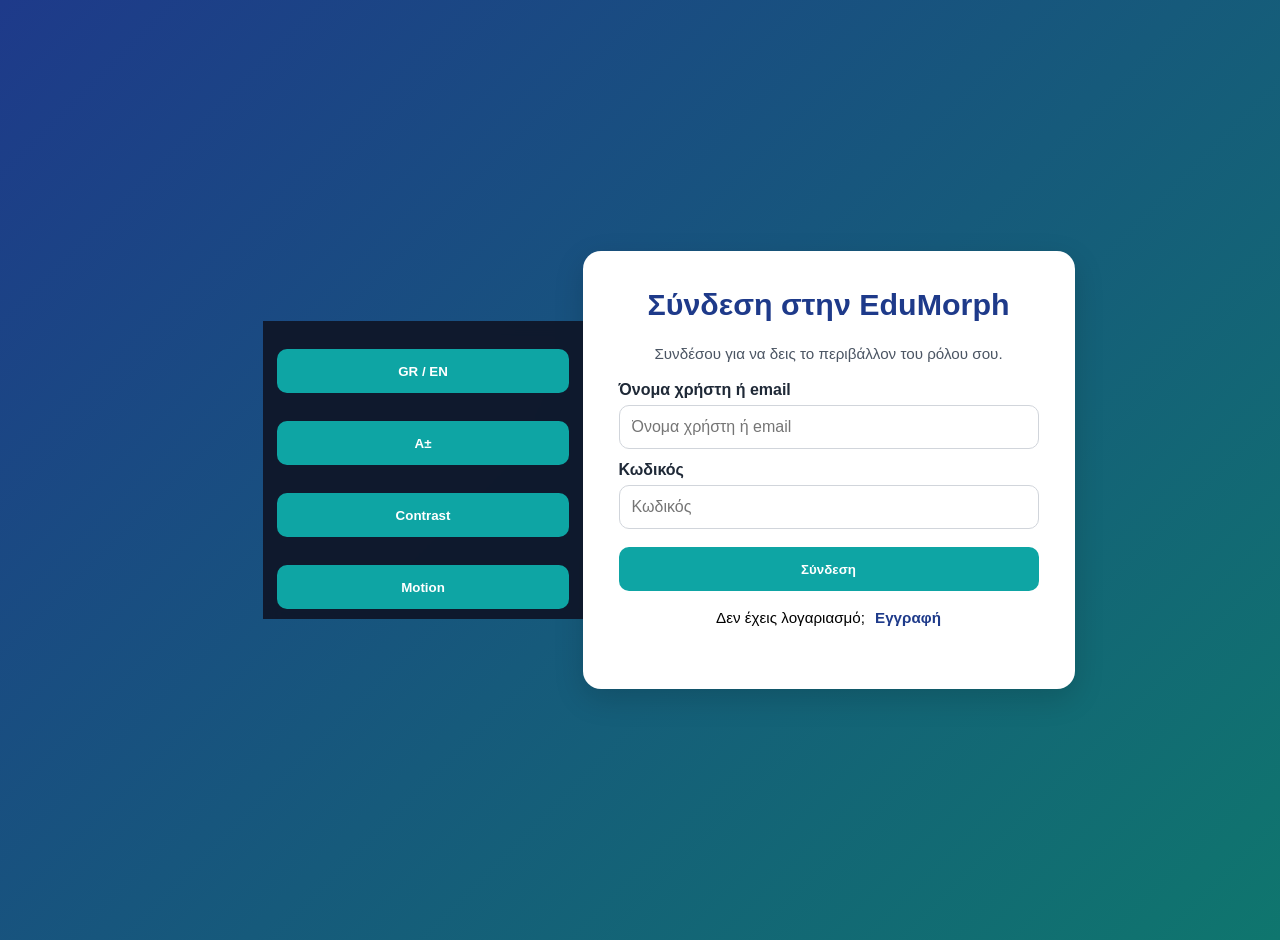
<file: dashboard.html>
<!DOCTYPE html>
<html lang="el">
<head>
  <meta charset="UTF-8">
  <meta name="viewport" content="width=device-width, initial-scale=1.0">
  <title>Dashboard | EduMorph</title>

  <link rel="stylesheet" href="global-accessibility.css">
  <script src="global.js" defer></script>

  <style>
    :root {
      --bg: #f4f7fb;
      --card: #ffffff;
      --text: #1f2937;
      --accent: #2563eb;
      --teal: #0ea5a4;
      --shadow: 0 6px 18px rgba(15, 23, 42, 0.08);
    }

    body {
      margin: 0;
      font-family: Arial, sans-serif;
      background: var(--bg);
      color: var(--text);
    }

    .topbar {
      background: linear-gradient(135deg, #1e3a8a, #0f766e);
      color: white;
      padding: 18px 22px;
      display: flex;
      justify-content: space-between;
      align-items: center;
      flex-wrap: wrap;
      gap: 12px;
    }

    .topbar h1 {
      margin: 0;
      font-size: 1.5rem;
    }

    .topbar button,
    .topbar a {
      background: #0ea5a4;
      color: white;
      border: none;
      border-radius: 10px;
      padding: 10px 14px;
      text-decoration: none;
      font-weight: bold;
      cursor: pointer;
    }

    .topbar button:hover,
    .topbar a:hover {
      background: #0f766e;
    }

    .container {
      max-width: 1150px;
      margin: 0 auto;
      padding: 28px 20px 50px;
    }

    .welcome-card,
    .section-card {
      background: var(--card);
      border-radius: 18px;
      padding: 24px;
      box-shadow: var(--shadow);
      margin-bottom: 22px;
    }

    .role-badge {
      display: inline-block;
      padding: 8px 12px;
      border-radius: 999px;
      background: #dbeafe;
      color: #1e3a8a;
      font-weight: bold;
      margin-top: 10px;
    }

    .grid {
      display: grid;
      grid-template-columns: repeat(auto-fit, minmax(250px, 1fr));
      gap: 18px;
    }

    .feature-card {
      background: #f9fafb;
      border: 1px solid #e5e7eb;
      border-radius: 16px;
      padding: 18px;
      transition: transform 0.25s ease, box-shadow 0.25s ease;
    }

    .feature-card:hover {
      transform: translateY(-4px);
      box-shadow: 0 8px 20px rgba(15, 23, 42, 0.10);
    }

    .feature-card h3 {
      margin-top: 0;
      color: var(--accent);
    }

    .feature-card a {
      display: inline-block;
      margin-top: 10px;
      color: white;
      background: var(--teal);
      text-decoration: none;
      padding: 10px 14px;
      border-radius: 10px;
      font-weight: bold;
    }

    .feature-card a:hover {
      background: #0f766e;
    }

    .quick-info {
      margin-top: 14px;
      color: #4b5563;
      line-height: 1.7;
    }

    @media (max-width: 768px) {
      .topbar {
        padding: 16px;
      }

      .topbar h1 {
        font-size: 1.2rem;
      }
    }
  </style>
</head>
<body>
<main id="main-content">

  <div class="topbar">
    <h1 data-i18n="dashboardTitle">EduMorph Dashboard</h1>
    <div>
      <a href="index.html" data-i18n="homeBtn">Αρχική</a>
      <button onclick="logout()" data-i18n="logoutBtn">Αποσύνδεση</button>
    </div>
  </div>

  <div class="container">
    <section class="welcome-card">
      <h2 id="welcomeTitle">Καλώς ήρθες!</h2>
      <p id="welcomeText">Φόρτωση στοιχείων χρήστη...</p>
      <div id="roleBadge" class="role-badge"></div>
      <div class="quick-info" id="quickInfo"></div>
    </section>

    <section class="section-card">
      <h2 data-i18n="roleFeaturesTitle">Λειτουργίες ανά ρόλο</h2>
      <div id="roleFeatures" class="grid"></div>
    </section>
  </div>

</main>

<script>
  window.pageTranslations = {
    el: {
      dashboardTitle: 'EduMorph Dashboard',
      homeBtn: 'Αρχική',
      logoutBtn: 'Αποσύνδεση',
      roleFeaturesTitle: 'Λειτουργίες ανά ρόλο',
      welcomePrefix: 'Καλώς ήρθες,',
      fallbackUser: 'Χρήστης',
      roleStudent: 'Ρόλος: Μαθητής',
      roleTeacher: 'Ρόλος: Εκπαιδευτικός',
      roleAdmin: 'Ρόλος: Διοίκηση',
      roleUser: 'Ρόλος: Χρήστης',

      studentDescription: 'Ως μαθητής μπορείς να καταγράφεις εμπειρίες, να προτείνεις βελτιώσεις και να συμμετέχεις ενεργά στη βελτίωση της τάξης.',
      studentQuickInfo: 'Το προσωπικό σου περιβάλλον δίνει έμφαση στη συμμετοχή, στην ανατροφοδότηση, στην αυτοαξιολόγηση και στην ενίσχυση της εμπλοκής σου μέσω παιχνιδοποίησης.',

      teacherDescription: 'Ως εκπαιδευτικός μπορείς να παρακολουθείς τους δείκτες τάξης, να ενεργοποιείς παρεμβάσεις και να αξιολογείς την αποτελεσματικότητά τους.',
      teacherQuickInfo: 'Το dashboard σου δίνει έμφαση στα analytics, στην παιδαγωγική παρέμβαση, στην παρακολούθηση κατανόησης και άγχους, και στα αποτελέσματα αξιολόγησης των μαθητών.',

      adminDescription: 'Ως διοίκηση έχεις συνολική εποπτεία, μπορείς να παρακολουθείς δεδομένα, να υποστηρίζεις την καινοτομία και να αξιοποιείς αναφορές.',
      adminQuickInfo: 'Το περιβάλλον της διοίκησης εστιάζει στη συνολική εικόνα, στις αναλύσεις, στα reports, στην απόδοση των παρεμβάσεων και στην αξιοποίηση της πλατφόρμας σε επίπεδο οργανισμού.',

      studentCard1Title: 'Υποβολή Issue Card',
      studentCard1Text: 'Κατέγραψε μια εμπειρία, δυσκολία ή πρόταση βελτίωσης.',
      studentCard1Btn: 'Μετάβαση',

      studentCard2Title: 'Προφίλ Τάξης',
      studentCard2Text: 'Δες τους συλλογικούς δείκτες της τάξης σου και πώς εξελίσσονται.',
      studentCard2Btn: 'Προβολή',

      studentCard3Title: 'Quiz & Assessment',
      studentCard3Text: 'Κάνε quiz κατανόησης και δες άμεσα το σκορ και την πρόοδό σου.',
      studentCard3Btn: 'Έναρξη',

      studentCard4Title: 'Gamification Hub',
      studentCard4Text: 'Δες πόντους, badges, level και leaderboard συμμετοχής.',
      studentCard4Btn: 'Άνοιγμα',

      teacherCard1Title: 'Collective Classroom Profile',
      teacherCard1Text: 'Παρακολούθησε κατανόηση, άγχος, εμπλοκή και αντίληψη δικαιοσύνης με δυναμικά δεδομένα.',
      teacherCard1Btn: 'Άνοιγμα',

      teacherCard2Title: 'Μηχανισμός Παρεμβάσεων',
      teacherCard2Text: 'Ενεργοποίησε παιδαγωγικά playbooks σύμφωνα με τα δεδομένα της τάξης.',
      teacherCard2Btn: 'Ενεργοποίηση',

      teacherCard3Title: 'Impact Analytics',
      teacherCard3Text: 'Αξιολόγησε τον αντίκτυπο των παρεμβάσεων μέσα από before/after εικόνα.',
      teacherCard3Btn: 'Προβολή',

      teacherCard4Title: 'Quiz Reports',
      teacherCard4Text: 'Παρακολούθησε αποτελέσματα quiz και real-time reporting για τους μαθητές.',
      teacherCard4Btn: 'Προβολή',

      teacherCard5Title: 'Gamification Overview',
      teacherCard5Text: 'Δες πώς η παιχνιδοποίηση ενισχύει τη συμμετοχή και την πρόοδο.',
      teacherCard5Btn: 'Προβολή',

      adminCard1Title: 'Συνολικό Προφίλ Τάξης',
      adminCard1Text: 'Δες τη συνολική εικόνα της σχολικής μονάδας ή του ιδρύματος.',
      adminCard1Btn: 'Άνοιγμα',

      adminCard2Title: 'Αναλύσεις Αντικτύπου',
      adminCard2Text: 'Παρακολούθησε την αποτελεσματικότητα των παρεμβάσεων και των αλλαγών.',
      adminCard2Btn: 'Προβολή',

      adminCard3Title: 'Gamification Analytics',
      adminCard3Text: 'Επισκόπηση συμμετοχής, badges, levels και συνολικής ενεργοποίησης.',
      adminCard3Btn: 'Άνοιγμα',

      adminCard4Title: 'Assessment Overview',
      adminCard4Text: 'Δες συνολική εικόνα αποτελεσμάτων quiz και αξιολογήσεων.',
      adminCard4Btn: 'Προβολή',

      adminCard5Title: 'Σχετικά με την EduMorph',
      adminCard5Text: 'Δες το όραμα, την αποστολή και το μοντέλο λειτουργίας της πλατφόρμας.',
      adminCard5Btn: 'Προβολή'
    },
    en: {
      dashboardTitle: 'EduMorph Dashboard',
      homeBtn: 'Home',
      logoutBtn: 'Logout',
      roleFeaturesTitle: 'Role-based features',
      welcomePrefix: 'Welcome,',
      fallbackUser: 'User',
      roleStudent: 'Role: Student',
      roleTeacher: 'Role: Teacher',
      roleAdmin: 'Role: Administration',
      roleUser: 'Role: User',

      studentDescription: 'As a student, you can record experiences, suggest improvements, and actively participate in improving the classroom.',
      studentQuickInfo: 'Your personal environment emphasizes participation, feedback, self-assessment, and stronger engagement through gamification.',

      teacherDescription: 'As an educator, you can monitor classroom indicators, activate interventions, and evaluate their effectiveness.',
      teacherQuickInfo: 'Your dashboard emphasizes analytics, pedagogical intervention, monitoring understanding and anxiety, and reviewing student assessment results.',

      adminDescription: 'As administration, you have overall supervision, can monitor data, support innovation, and use reports.',
      adminQuickInfo: 'The administration environment focuses on the overall picture, analytics, reports, intervention performance, and platform usage at organization level.',

      studentCard1Title: 'Submit Issue Card',
      studentCard1Text: 'Record an experience, difficulty, or improvement proposal.',
      studentCard1Btn: 'Open',

      studentCard2Title: 'Classroom Profile',
      studentCard2Text: 'View your classroom’s collective indicators and how they evolve.',
      studentCard2Btn: 'View',

      studentCard3Title: 'Quiz & Assessment',
      studentCard3Text: 'Take understanding quizzes and instantly see your score and progress.',
      studentCard3Btn: 'Start',

      studentCard4Title: 'Gamification Hub',
      studentCard4Text: 'See points, badges, level, and participation leaderboard.',
      studentCard4Btn: 'Open',

      teacherCard1Title: 'Collective Classroom Profile',
      teacherCard1Text: 'Track understanding, anxiety, engagement, and perceived fairness with dynamic data.',
      teacherCard1Btn: 'Open',

      teacherCard2Title: 'Intervention Engine',
      teacherCard2Text: 'Activate pedagogical playbooks based on classroom data.',
      teacherCard2Btn: 'Activate',

      teacherCard3Title: 'Impact Analytics',
      teacherCard3Text: 'Evaluate the impact of interventions through before/after insights.',
      teacherCard3Btn: 'View',

      teacherCard4Title: 'Quiz Reports',
      teacherCard4Text: 'Monitor quiz results and real-time reporting for students.',
      teacherCard4Btn: 'View',

      teacherCard5Title: 'Gamification Overview',
      teacherCard5Text: 'See how gamification strengthens participation and progress.',
      teacherCard5Btn: 'View',

      adminCard1Title: 'Institution Classroom Profile',
      adminCard1Text: 'View the overall picture of the school unit or institution.',
      adminCard1Btn: 'Open',

      adminCard2Title: 'Impact Analytics',
      adminCard2Text: 'Monitor the effectiveness of interventions and changes.',
      adminCard2Btn: 'View',

      adminCard3Title: 'Gamification Analytics',
      adminCard3Text: 'Overview of participation, badges, levels, and total activation.',
      adminCard3Btn: 'Open',

      adminCard4Title: 'Assessment Overview',
      adminCard4Text: 'See the overall picture of quiz and assessment results.',
      adminCard4Btn: 'View',

      adminCard5Title: 'About EduMorph',
      adminCard5Text: 'Explore the platform’s vision, mission, and operating model.',
      adminCard5Btn: 'View'
    }
  };

  function logout() {
    localStorage.removeItem('user');
    window.location.href = 'index.html';
  }

  function getCurrentLanguage() {
    return localStorage.getItem('edumorphLanguage') || 'el';
  }

  function t(key) {
    const lang = getCurrentLanguage();
    const dict = window.pageTranslations[lang] || window.pageTranslations.el;
    return dict[key] || key;
  }

  function formatRole(role) {
    if (role === 'student') return t('roleStudent');
    if (role === 'teacher') return t('roleTeacher');
    if (role === 'admin') return t('roleAdmin');
    return t('roleUser');
  }

  function createCard(title, text, link, linkText) {
    return `
      <div class="feature-card">
        <h3>${title}</h3>
        <p>${text}</p>
        <a href="${link}" aria-label="${title}">${linkText}</a>
      </div>
    `;
  }

  function buildCardsForRole(role) {
    let description = '';
    let quickInfo = '';
    let cards = '';

    if (role === 'student') {
      description = t('studentDescription');
      quickInfo = t('studentQuickInfo');

      cards += createCard(
        t('studentCard1Title'),
        t('studentCard1Text'),
        'issue-cards.html',
        t('studentCard1Btn')
      );

      cards += createCard(
        t('studentCard2Title'),
        t('studentCard2Text'),
        'classroom-profile.html',
        t('studentCard2Btn')
      );

      cards += createCard(
        t('studentCard3Title'),
        t('studentCard3Text'),
        'quiz.html',
        t('studentCard3Btn')
      );

      cards += createCard(
        t('studentCard4Title'),
        t('studentCard4Text'),
        'gamification.html',
        t('studentCard4Btn')
      );
    } else if (role === 'teacher') {
      description = t('teacherDescription');
      quickInfo = t('teacherQuickInfo');

      cards += createCard(
        t('teacherCard1Title'),
        t('teacherCard1Text'),
        'classroom-profile.html',
        t('teacherCard1Btn')
      );

      cards += createCard(
        t('teacherCard2Title'),
        t('teacherCard2Text'),
        'interventions.html',
        t('teacherCard2Btn')
      );

      cards += createCard(
        t('teacherCard3Title'),
        t('teacherCard3Text'),
        'impact-analytics.html',
        t('teacherCard3Btn')
      );

      cards += createCard(
        t('teacherCard4Title'),
        t('teacherCard4Text'),
        'quiz.html',
        t('teacherCard4Btn')
      );

      cards += createCard(
        t('teacherCard5Title'),
        t('teacherCard5Text'),
        'gamification.html',
        t('teacherCard5Btn')
      );
    } else {
      description = t('adminDescription');
      quickInfo = t('adminQuickInfo');

      cards += createCard(
        t('adminCard1Title'),
        t('adminCard1Text'),
        'classroom-profile.html',
        t('adminCard1Btn')
      );

      cards += createCard(
        t('adminCard2Title'),
        t('adminCard2Text'),
        'impact-analytics.html',
        t('adminCard2Btn')
      );

      cards += createCard(
        t('adminCard3Title'),
        t('adminCard3Text'),
        'gamification.html',
        t('adminCard3Btn')
      );

      cards += createCard(
        t('adminCard4Title'),
        t('adminCard4Text'),
        'quiz.html',
        t('adminCard4Btn')
      );

      cards += createCard(
        t('adminCard5Title'),
        t('adminCard5Text'),
        'about-edumorph.html',
        t('adminCard5Btn')
      );
    }

    return { description, quickInfo, cards };
  }

  function loadDashboard() {
    const userData = localStorage.getItem('user');

    if (!userData) {
      window.location.href = 'login.html';
      return;
    }

    const user = JSON.parse(userData);
    const displayName = user.fullName || user.username || t('fallbackUser');

    document.getElementById('welcomeTitle').textContent = `${t('welcomePrefix')} ${displayName}!`;
    document.getElementById('roleBadge').textContent = formatRole(user.role);

    const roleData = buildCardsForRole(user.role);
    document.getElementById('welcomeText').textContent = roleData.description;
    document.getElementById('quickInfo').textContent = roleData.quickInfo;
    document.getElementById('roleFeatures').innerHTML = roleData.cards;
  }

  function makeCardsAccessible() {
    document.querySelectorAll('.feature-card').forEach(card => {
      card.setAttribute('tabindex', '0');
      card.addEventListener('keydown', function (e) {
        const link = card.querySelector('a');
        if (link && (e.key === 'Enter' || e.key === ' ')) {
          e.preventDefault();
          link.click();
        }
      });
    });
  }

  window.onload = () => {
    loadDashboard();
    setTimeout(() => {
      makeCardsAccessible();
      if (window.EduMorphUI && window.EduMorphUI.applyTranslations) {
        window.EduMorphUI.applyTranslations();
      }
    }, 0);
  };
</script>
</body>
</html>
</file>
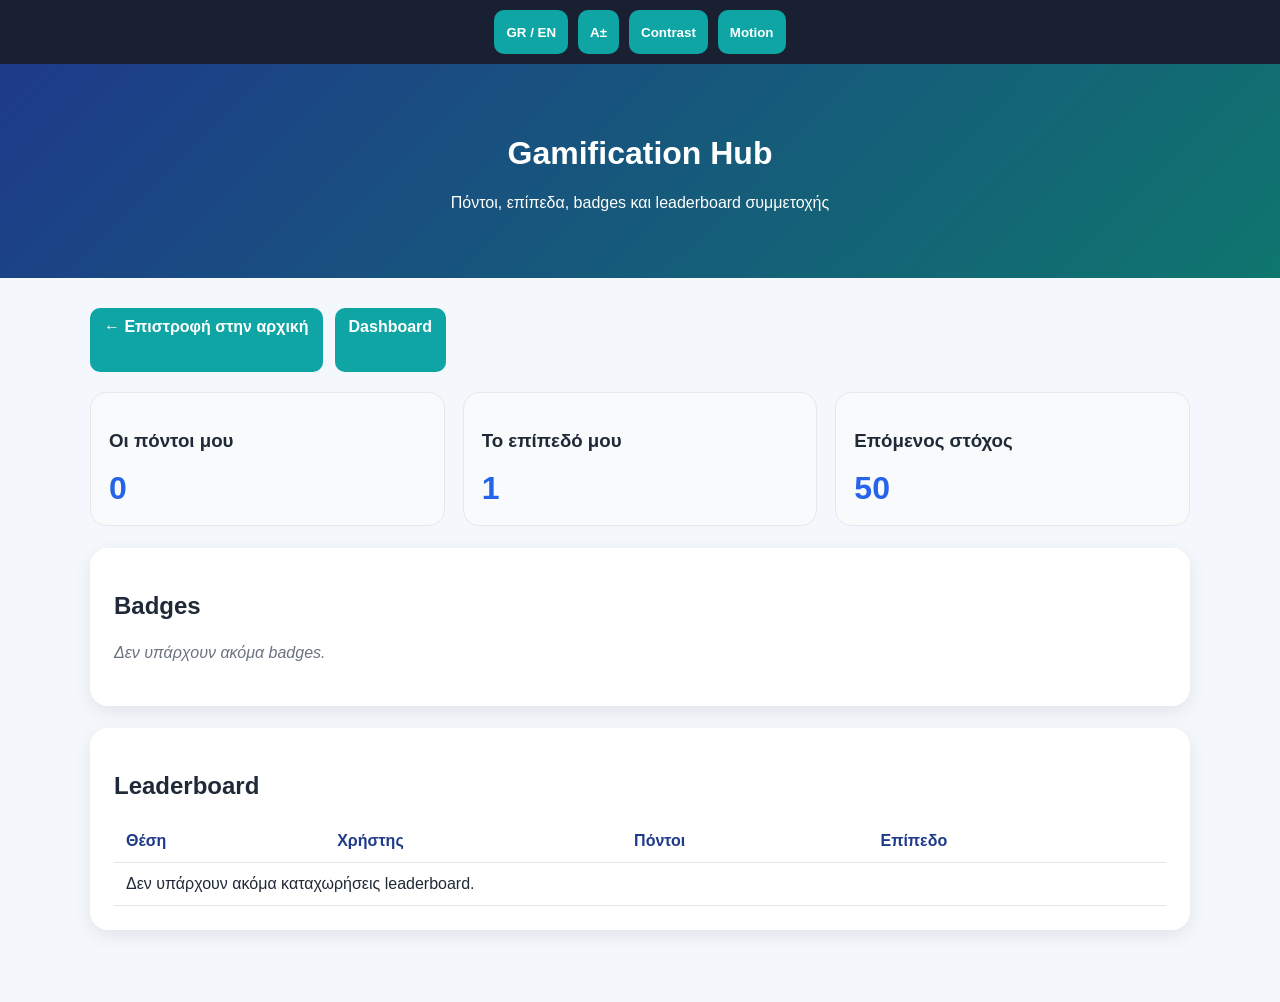
<file: gamification.html>
<!DOCTYPE html>
<html lang="el">
<head>
  <meta charset="UTF-8">
  <meta name="viewport" content="width=device-width, initial-scale=1.0">
  <title>Gamification | EduMorph</title>

  <link rel="stylesheet" href="global-accessibility.css">
  <script src="global.js" defer></script>

  <style>
    body {
      margin: 0;
      font-family: Arial, sans-serif;
      background: #f4f7fb;
      color: #1f2937;
    }

    header {
      background: linear-gradient(135deg, #1e3a8a, #0f766e);
      color: white;
      text-align: center;
      padding: 50px 20px;
    }

    .container {
      max-width: 1100px;
      margin: 0 auto;
      padding: 30px 20px 50px;
    }

    .actions {
      display: flex;
      gap: 12px;
      flex-wrap: wrap;
      margin-bottom: 20px;
    }

    .btn {
      background: #0ea5a4;
      color: white;
      border: none;
      border-radius: 10px;
      padding: 10px 14px;
      text-decoration: none;
      font-weight: bold;
      cursor: pointer;
      display: inline-block;
    }

    .btn:hover {
      background: #0f766e;
    }

    .card {
      background: white;
      border-radius: 18px;
      padding: 24px;
      box-shadow: 0 6px 18px rgba(15, 23, 42, 0.08);
      margin-bottom: 22px;
    }

    .grid {
      display: grid;
      grid-template-columns: repeat(auto-fit, minmax(240px, 1fr));
      gap: 18px;
      margin-bottom: 22px;
    }

    .mini-card {
      background: #f9fafb;
      border: 1px solid #e5e7eb;
      border-radius: 16px;
      padding: 18px;
    }

    .big {
      font-size: 2rem;
      font-weight: bold;
      color: #2563eb;
    }

    .badge {
      display: inline-block;
      padding: 8px 12px;
      border-radius: 999px;
      background: #dbeafe;
      color: #1e3a8a;
      margin: 6px 6px 0 0;
      font-weight: bold;
    }

    .empty-state {
      color: #6b7280;
      font-style: italic;
      line-height: 1.6;
    }

    table {
      width: 100%;
      border-collapse: collapse;
      margin-top: 12px;
    }

    th,
    td {
      text-align: left;
      padding: 12px;
      border-bottom: 1px solid #e5e7eb;
    }

    th {
      color: #1e3a8a;
    }
  </style>
</head>
<body>
<main id="main-content">
  <header>
    <h1 data-i18n="title">Gamification Hub</h1>
    <p data-i18n="subtitle">Πόντοι, επίπεδα, badges και leaderboard συμμετοχής</p>
  </header>

  <div class="container">
    <div class="actions">
      <a class="btn" href="index.html" data-i18n="back">← Επιστροφή στην αρχική</a>
      <a class="btn" href="dashboard.html" data-i18n="dashboard">Dashboard</a>
    </div>

    <section class="grid" aria-label="Gamification summary">
      <div class="mini-card">
        <h3 data-i18n="myPoints">Οι πόντοι μου</h3>
        <div id="myPoints" class="big">0</div>
      </div>

      <div class="mini-card">
        <h3 data-i18n="myLevel">Το επίπεδό μου</h3>
        <div id="myLevel" class="big">1</div>
      </div>

      <div class="mini-card">
        <h3 data-i18n="nextGoal">Επόμενος στόχος</h3>
        <div id="nextGoal" class="big">50</div>
      </div>
    </section>

    <section class="card">
      <h2 data-i18n="badges">Badges</h2>
      <div id="badgesContainer" aria-live="polite"></div>
    </section>

    <section class="card">
      <h2 data-i18n="leaderboard">Leaderboard</h2>
      <table>
        <thead>
          <tr>
            <th data-i18n="position">Θέση</th>
            <th data-i18n="user">Χρήστης</th>
            <th data-i18n="points">Πόντοι</th>
            <th data-i18n="level">Επίπεδο</th>
          </tr>
        </thead>
        <tbody id="leaderboardBody"></tbody>
      </table>
    </section>
  </div>
</main>

<script>
  window.pageTranslations = {
    el: {
      title: 'Gamification Hub',
      subtitle: 'Πόντοι, επίπεδα, badges και leaderboard συμμετοχής',
      back: '← Επιστροφή στην αρχική',
      dashboard: 'Dashboard',
      myPoints: 'Οι πόντοι μου',
      myLevel: 'Το επίπεδό μου',
      nextGoal: 'Επόμενος στόχος',
      badges: 'Badges',
      leaderboard: 'Leaderboard',
      position: 'Θέση',
      user: 'Χρήστης',
      points: 'Πόντοι',
      level: 'Επίπεδο',
      noBadges: 'Δεν υπάρχουν ακόμα badges.',
      noLeaderboard: 'Δεν υπάρχουν ακόμα καταχωρήσεις leaderboard.'
    },
    en: {
      title: 'Gamification Hub',
      subtitle: 'Points, levels, badges and participation leaderboard',
      back: '← Back to home',
      dashboard: 'Dashboard',
      myPoints: 'My points',
      myLevel: 'My level',
      nextGoal: 'Next goal',
      badges: 'Badges',
      leaderboard: 'Leaderboard',
      position: 'Position',
      user: 'User',
      points: 'Points',
      level: 'Level',
      noBadges: 'No badges yet.',
      noLeaderboard: 'No leaderboard entries yet.'
    }
  };

  function t(key) {
    const lang = localStorage.getItem('edumorphLanguage') || 'el';
    const dict = window.pageTranslations[lang] || window.pageTranslations.el;
    return dict[key] || key;
  }

  function renderGamification() {
    const rawUser = localStorage.getItem('user');
    const allPoints = JSON.parse(localStorage.getItem('edumorphPoints') || '{}');
    const users = JSON.parse(localStorage.getItem('edumorphUsers') || '[]');

    const badgesContainer = document.getElementById('badgesContainer');

    if (!rawUser) {
      document.getElementById('myPoints').textContent = '0';
      document.getElementById('myLevel').textContent = '1';
      document.getElementById('nextGoal').textContent = '50';
      badgesContainer.innerHTML = `<p class="empty-state">${t('noBadges')}</p>`;
    } else {
      const user = JSON.parse(rawUser);
      const current = allPoints[user.username] || { points: 0, level: 1, badges: [] };

      document.getElementById('myPoints').textContent = current.points;
      document.getElementById('myLevel').textContent = current.level;
      document.getElementById('nextGoal').textContent = current.level * 50;

      if (!current.badges.length) {
        badgesContainer.innerHTML = `<p class="empty-state">${t('noBadges')}</p>`;
      } else {
        badgesContainer.innerHTML = current.badges
          .map(badge => `<span class="badge">${badge}</span>`)
          .join('');
      }
    }

    const ranking = users
      .map(user => {
        const score = allPoints[user.username] || { points: 0, level: 1 };
        return {
          username: user.username,
          points: score.points,
          level: score.level
        };
      })
      .sort((a, b) => b.points - a.points);

    const leaderboardBody = document.getElementById('leaderboardBody');

    if (!ranking.length) {
      leaderboardBody.innerHTML = `
        <tr>
          <td colspan="4">${t('noLeaderboard')}</td>
        </tr>
      `;
      return;
    }

    leaderboardBody.innerHTML = ranking.map((item, index) => `
      <tr>
        <td>${index + 1}</td>
        <td>${item.username}</td>
        <td>${item.points}</td>
        <td>${item.level}</td>
      </tr>
    `).join('');
  }

  window.onload = () => {
    renderGamification();
    if (window.EduMorphUI && window.EduMorphUI.applyTranslations) {
      window.EduMorphUI.applyTranslations();
    }
  };
</script>
</body>
</html>
</file>
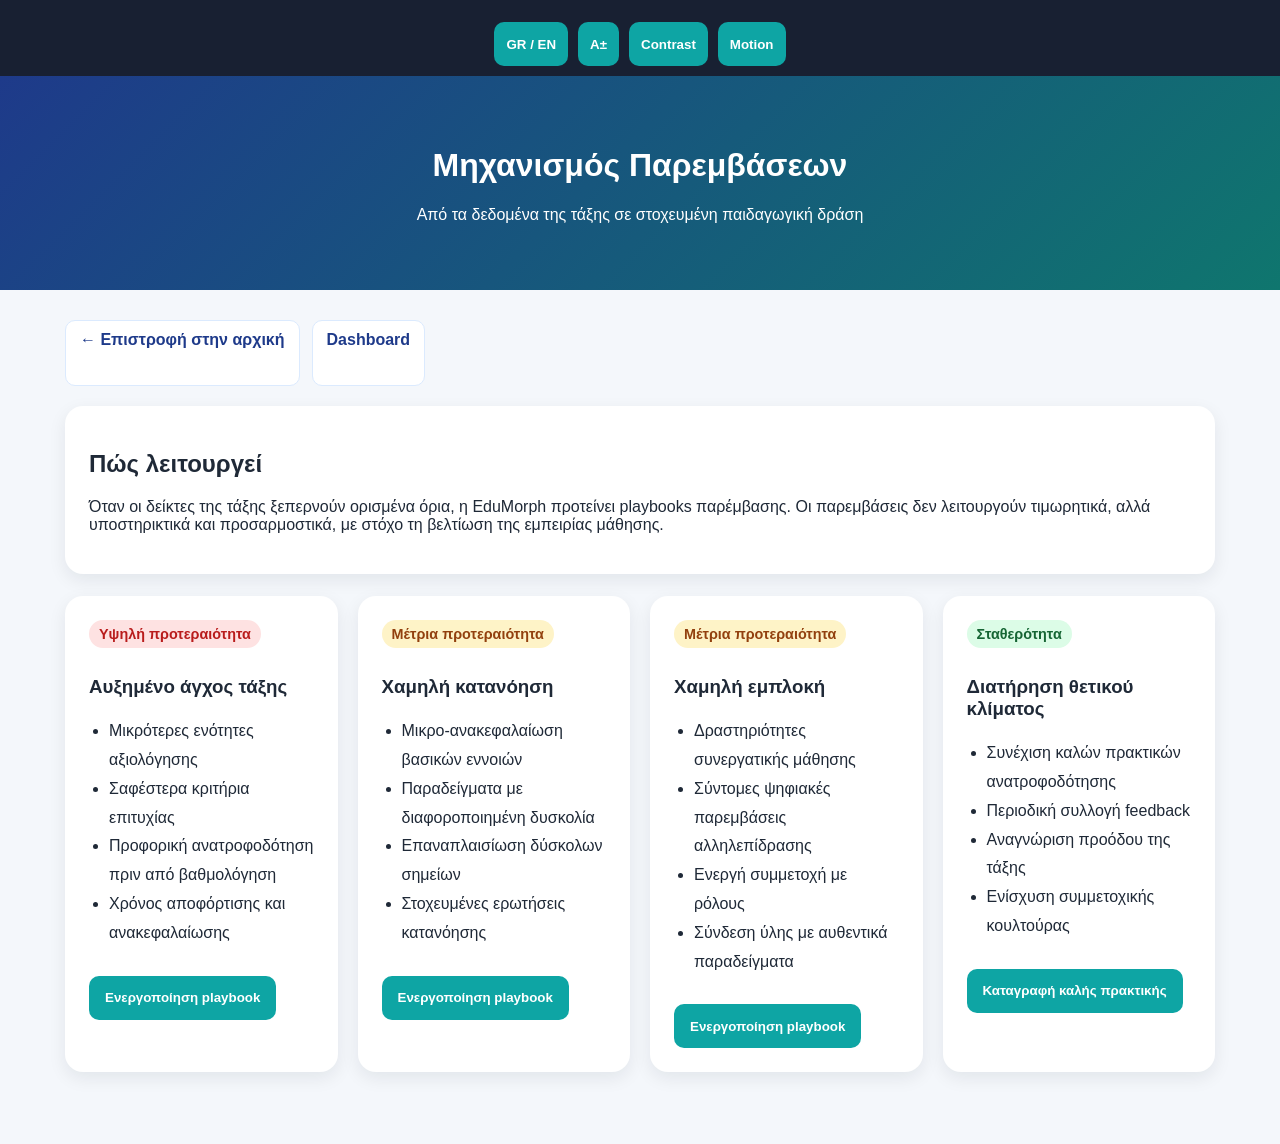
<file: interventions.html>
<!DOCTYPE html>
<html lang="el">
<head>
  <meta charset="UTF-8">
  <meta name="viewport" content="width=device-width, initial-scale=1.0">
  <title>Interventions | EduMorph</title>

  <link rel="stylesheet" href="global-accessibility.css">
  <script src="global.js" defer></script>

  <style>
    body {
      margin: 0;
      font-family: Arial, sans-serif;
      background: #f4f7fb;
      color: #1f2937;
    }

    header {
      background: linear-gradient(135deg, #1e3a8a, #0f766e);
      color: white;
      text-align: center;
      padding: 50px 20px;
    }

    .container {
      max-width: 1150px;
      margin: 0 auto;
      padding: 30px 20px 50px;
    }

    .top-actions {
      display: flex;
      gap: 12px;
      flex-wrap: wrap;
      margin-bottom: 20px;
    }

    .back-link,
    .dashboard-link {
      display: inline-block;
      color: #1e3a8a;
      text-decoration: none;
      font-weight: bold;
      background: white;
      border-radius: 10px;
      padding: 10px 14px;
      border: 1px solid #dbeafe;
    }

    .intro,
    .playbook-card {
      background: white;
      border-radius: 18px;
      padding: 24px;
      box-shadow: 0 6px 18px rgba(15, 23, 42, 0.08);
      margin-bottom: 22px;
    }

    .grid {
      display: grid;
      grid-template-columns: repeat(auto-fit, minmax(270px, 1fr));
      gap: 20px;
    }

    .tag {
      display: inline-block;
      padding: 6px 10px;
      border-radius: 999px;
      font-size: 0.9rem;
      font-weight: bold;
      margin-bottom: 10px;
      background: #dbeafe;
      color: #1e3a8a;
    }

    .high-risk {
      background: #fee2e2;
      color: #b91c1c;
    }

    .medium-risk {
      background: #fef3c7;
      color: #92400e;
    }

    .good {
      background: #dcfce7;
      color: #166534;
    }

    ul {
      line-height: 1.8;
      padding-left: 20px;
    }

    button {
      margin-top: 12px;
      background: #0ea5a4;
      color: white;
      border: none;
      padding: 10px 16px;
      border-radius: 10px;
      cursor: pointer;
      font-weight: bold;
    }

    button:hover {
      background: #0f766e;
    }
  </style>
</head>
<body>
<main id="main-content">
  <header>
    <h1 data-i18n="pageTitle">Μηχανισμός Παρεμβάσεων</h1>
    <p data-i18n="pageSubtitle">Από τα δεδομένα της τάξης σε στοχευμένη παιδαγωγική δράση</p>
  </header>

  <div class="container">
    <div class="top-actions">
      <a class="back-link" href="index.html" data-i18n="backHome">← Επιστροφή στην αρχική</a>
      <a class="dashboard-link" href="dashboard.html" data-i18n="goDashboard">Dashboard</a>
    </div>

    <section class="intro">
      <h2 data-i18n="howTitle">Πώς λειτουργεί</h2>
      <p data-i18n="howText">
        Όταν οι δείκτες της τάξης ξεπερνούν ορισμένα όρια, η EduMorph προτείνει playbooks παρέμβασης. Οι παρεμβάσεις δεν λειτουργούν τιμωρητικά, αλλά υποστηρικτικά και προσαρμοστικά, με στόχο τη βελτίωση της εμπειρίας μάθησης.
      </p>
    </section>

    <section class="grid" aria-label="Intervention playbooks">
      <div class="playbook-card">
        <span class="tag high-risk" data-i18n="tagHigh">Υψηλή προτεραιότητα</span>
        <h3 data-i18n="card1Title">Αυξημένο άγχος τάξης</h3>
        <ul>
          <li data-i18n="card1Item1">Μικρότερες ενότητες αξιολόγησης</li>
          <li data-i18n="card1Item2">Σαφέστερα κριτήρια επιτυχίας</li>
          <li data-i18n="card1Item3">Προφορική ανατροφοδότηση πριν από βαθμολόγηση</li>
          <li data-i18n="card1Item4">Χρόνος αποφόρτισης και ανακεφαλαίωσης</li>
        </ul>
        <button onclick="activatePlaybook('playbookActivated')" data-i18n="activateBtn">Ενεργοποίηση playbook</button>
      </div>

      <div class="playbook-card">
        <span class="tag medium-risk" data-i18n="tagMedium">Μέτρια προτεραιότητα</span>
        <h3 data-i18n="card2Title">Χαμηλή κατανόηση</h3>
        <ul>
          <li data-i18n="card2Item1">Μικρο-ανακεφαλαίωση βασικών εννοιών</li>
          <li data-i18n="card2Item2">Παραδείγματα με διαφοροποιημένη δυσκολία</li>
          <li data-i18n="card2Item3">Επαναπλαισίωση δύσκολων σημείων</li>
          <li data-i18n="card2Item4">Στοχευμένες ερωτήσεις κατανόησης</li>
        </ul>
        <button onclick="activatePlaybook('playbookActivated')" data-i18n="activateBtn">Ενεργοποίηση playbook</button>
      </div>

      <div class="playbook-card">
        <span class="tag medium-risk" data-i18n="tagMedium">Μέτρια προτεραιότητα</span>
        <h3 data-i18n="card3Title">Χαμηλή εμπλοκή</h3>
        <ul>
          <li data-i18n="card3Item1">Δραστηριότητες συνεργατικής μάθησης</li>
          <li data-i18n="card3Item2">Σύντομες ψηφιακές παρεμβάσεις αλληλεπίδρασης</li>
          <li data-i18n="card3Item3">Ενεργή συμμετοχή με ρόλους</li>
          <li data-i18n="card3Item4">Σύνδεση ύλης με αυθεντικά παραδείγματα</li>
        </ul>
        <button onclick="activatePlaybook('playbookActivated')" data-i18n="activateBtn">Ενεργοποίηση playbook</button>
      </div>

      <div class="playbook-card">
        <span class="tag good" data-i18n="tagStable">Σταθερότητα</span>
        <h3 data-i18n="card4Title">Διατήρηση θετικού κλίματος</h3>
        <ul>
          <li data-i18n="card4Item1">Συνέχιση καλών πρακτικών ανατροφοδότησης</li>
          <li data-i18n="card4Item2">Περιοδική συλλογή feedback</li>
          <li data-i18n="card4Item3">Αναγνώριση προόδου της τάξης</li>
          <li data-i18n="card4Item4">Ενίσχυση συμμετοχικής κουλτούρας</li>
        </ul>
        <button onclick="activatePlaybook('goodPracticeSaved')" data-i18n="savePracticeBtn">Καταγραφή καλής πρακτικής</button>
      </div>
    </section>
  </div>
</main>

<script>
  window.pageTranslations = {
    el: {
      pageTitle: 'Μηχανισμός Παρεμβάσεων',
      pageSubtitle: 'Από τα δεδομένα της τάξης σε στοχευμένη παιδαγωγική δράση',
      backHome: '← Επιστροφή στην αρχική',
      goDashboard: 'Dashboard',
      howTitle: 'Πώς λειτουργεί',
      howText: 'Όταν οι δείκτες της τάξης ξεπερνούν ορισμένα όρια, η EduMorph προτείνει playbooks παρέμβασης. Οι παρεμβάσεις δεν λειτουργούν τιμωρητικά, αλλά υποστηρικτικά και προσαρμοστικά, με στόχο τη βελτίωση της εμπειρίας μάθησης.',
      tagHigh: 'Υψηλή προτεραιότητα',
      tagMedium: 'Μέτρια προτεραιότητα',
      tagStable: 'Σταθερότητα',
      card1Title: 'Αυξημένο άγχος τάξης',
      card1Item1: 'Μικρότερες ενότητες αξιολόγησης',
      card1Item2: 'Σαφέστερα κριτήρια επιτυχίας',
      card1Item3: 'Προφορική ανατροφοδότηση πριν από βαθμολόγηση',
      card1Item4: 'Χρόνος αποφόρτισης και ανακεφαλαίωσης',
      card2Title: 'Χαμηλή κατανόηση',
      card2Item1: 'Μικρο-ανακεφαλαίωση βασικών εννοιών',
      card2Item2: 'Παραδείγματα με διαφοροποιημένη δυσκολία',
      card2Item3: 'Επαναπλαισίωση δύσκολων σημείων',
      card2Item4: 'Στοχευμένες ερωτήσεις κατανόησης',
      card3Title: 'Χαμηλή εμπλοκή',
      card3Item1: 'Δραστηριότητες συνεργατικής μάθησης',
      card3Item2: 'Σύντομες ψηφιακές παρεμβάσεις αλληλεπίδρασης',
      card3Item3: 'Ενεργή συμμετοχή με ρόλους',
      card3Item4: 'Σύνδεση ύλης με αυθεντικά παραδείγματα',
      card4Title: 'Διατήρηση θετικού κλίματος',
      card4Item1: 'Συνέχιση καλών πρακτικών ανατροφοδότησης',
      card4Item2: 'Περιοδική συλλογή feedback',
      card4Item3: 'Αναγνώριση προόδου της τάξης',
      card4Item4: 'Ενίσχυση συμμετοχικής κουλτούρας',
      activateBtn: 'Ενεργοποίηση playbook',
      savePracticeBtn: 'Καταγραφή καλής πρακτικής',
      playbookActivated: 'Το playbook ενεργοποιήθηκε σε δοκιμαστική μορφή.',
      goodPracticeSaved: 'Η καλή πρακτική καταγράφηκε.'
    },
    en: {
      pageTitle: 'Intervention Engine',
      pageSubtitle: 'From classroom data to targeted pedagogical action',
      backHome: '← Back to home',
      goDashboard: 'Dashboard',
      howTitle: 'How it works',
      howText: 'When classroom indicators exceed certain thresholds, EduMorph proposes intervention playbooks. These interventions are not punitive, but supportive and adaptive, aiming to improve the learning experience.',
      tagHigh: 'High priority',
      tagMedium: 'Medium priority',
      tagStable: 'Stability',
      card1Title: 'Increased classroom anxiety',
      card1Item1: 'Smaller assessment units',
      card1Item2: 'Clearer success criteria',
      card1Item3: 'Verbal feedback before grading',
      card1Item4: 'Time for decompression and recap',
      card2Title: 'Low understanding',
      card2Item1: 'Micro-recap of key concepts',
      card2Item2: 'Examples with differentiated difficulty',
      card2Item3: 'Reframing difficult points',
      card2Item4: 'Targeted understanding questions',
      card3Title: 'Low engagement',
      card3Item1: 'Collaborative learning activities',
      card3Item2: 'Short digital interaction interventions',
      card3Item3: 'Active participation through roles',
      card3Item4: 'Connecting content with authentic examples',
      card4Title: 'Maintaining a positive climate',
      card4Item1: 'Continuation of strong feedback practices',
      card4Item2: 'Periodic feedback collection',
      card4Item3: 'Recognition of classroom progress',
      card4Item4: 'Strengthening participatory culture',
      activateBtn: 'Activate playbook',
      savePracticeBtn: 'Record good practice',
      playbookActivated: 'The playbook was activated in demo mode.',
      goodPracticeSaved: 'The good practice was recorded.'
    }
  };

  function t(key) {
    const lang = localStorage.getItem('edumorphLanguage') || 'el';
    const dict = window.pageTranslations[lang] || window.pageTranslations.el;
    return dict[key] || key;
  }

  function activatePlaybook(messageKey) {
    alert(t(messageKey));
  }

  window.onload = () => {
    if (window.EduMorphUI && window.EduMorphUI.applyTranslations) {
      window.EduMorphUI.applyTranslations();
    }
  };
</script>
</body>
</html>
</file>
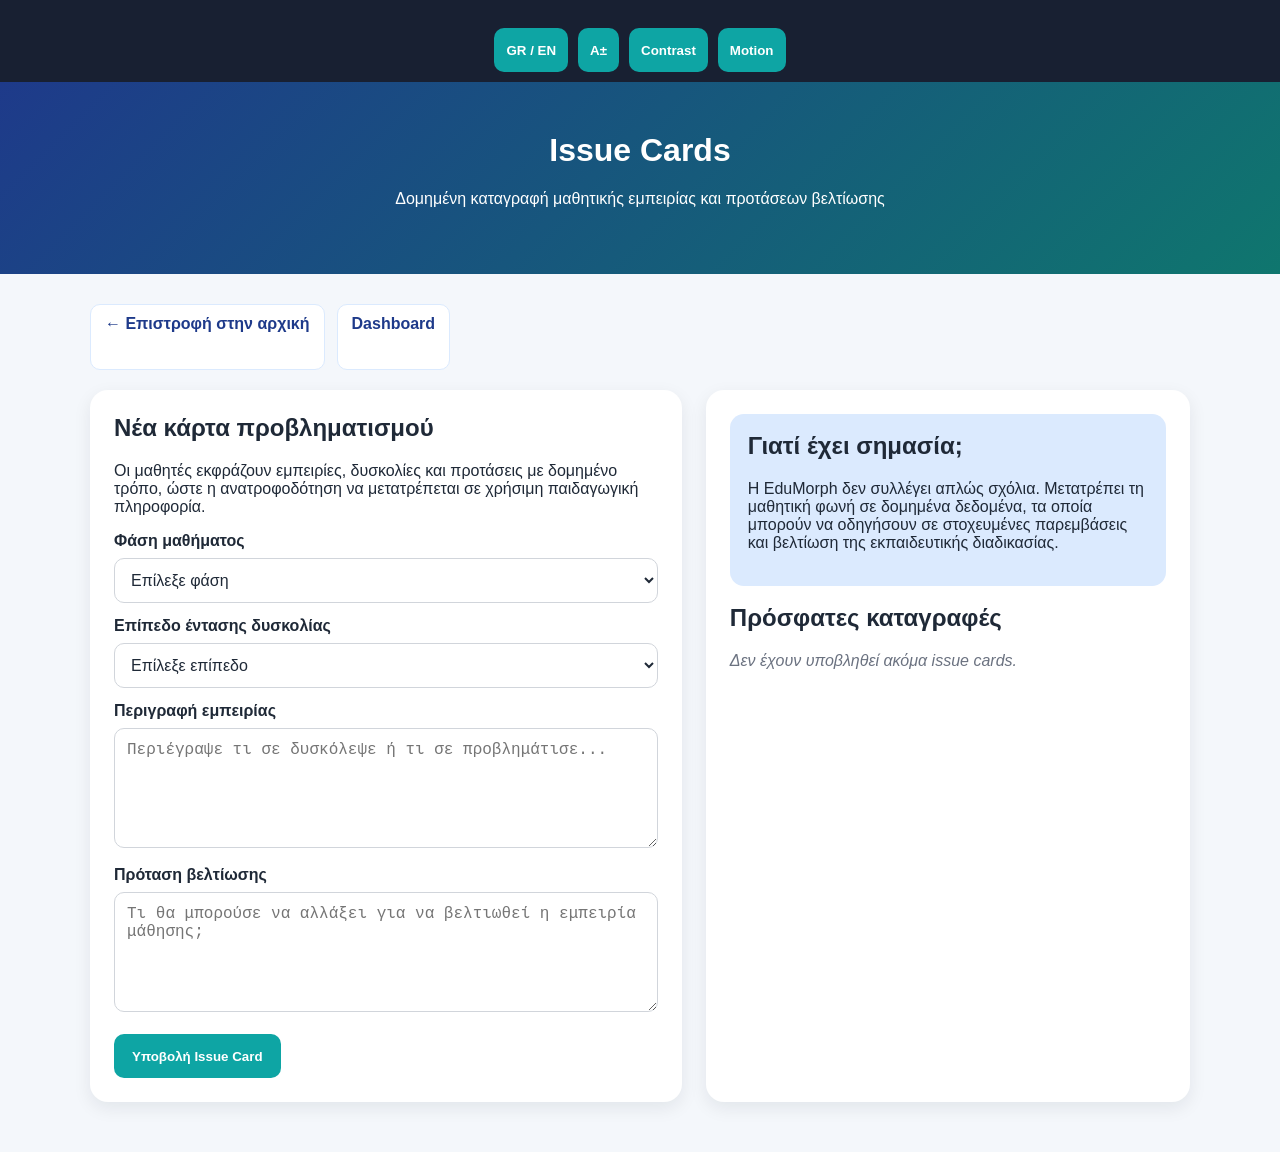
<file: issue-cards.html>
<!DOCTYPE html>
<html lang="el">
<head>
  <meta charset="UTF-8">
  <meta name="viewport" content="width=device-width, initial-scale=1.0">
  <title>Issue Cards | EduMorph</title>

  <link rel="stylesheet" href="global-accessibility.css">
  <script src="global.js" defer></script>

  <style>
    :root {
      --bg: #f4f7fb;
      --card: #ffffff;
      --text: #1f2937;
      --accent: #0ea5a4;
      --accent-dark: #0f766e;
      --soft: #dbeafe;
    }

    body {
      margin: 0;
      font-family: Arial, sans-serif;
      background: var(--bg);
      color: var(--text);
    }

    header {
      background: linear-gradient(135deg, #1e3a8a, #0f766e);
      color: white;
      text-align: center;
      padding: 50px 20px;
    }

    .container {
      max-width: 1100px;
      margin: 0 auto;
      padding: 30px 20px 50px;
    }

    .top-actions {
      display: flex;
      gap: 12px;
      flex-wrap: wrap;
      margin-bottom: 20px;
    }

    .back-link,
    .dashboard-link {
      display: inline-block;
      color: #1e3a8a;
      text-decoration: none;
      font-weight: bold;
      background: white;
      border-radius: 10px;
      padding: 10px 14px;
      border: 1px solid #dbeafe;
    }

    .grid {
      display: grid;
      grid-template-columns: 1.1fr 0.9fr;
      gap: 24px;
    }

    .card {
      background: var(--card);
      border-radius: 18px;
      padding: 24px;
      box-shadow: 0 6px 18px rgba(15, 23, 42, 0.08);
    }

    h1, h2 {
      margin-top: 0;
    }

    .field-group {
      margin-top: 14px;
    }

    label {
      display: block;
      margin: 0 0 8px;
      font-weight: bold;
    }

    input, select, textarea {
      width: 100%;
      padding: 12px;
      border: 1px solid #d1d5db;
      border-radius: 10px;
      box-sizing: border-box;
      font-size: 1rem;
      background: #fff;
      color: #1f2937;
    }

    textarea {
      min-height: 120px;
      resize: vertical;
    }

    button {
      margin-top: 18px;
      background: var(--accent);
      color: white;
      border: none;
      padding: 12px 18px;
      border-radius: 10px;
      font-weight: bold;
      cursor: pointer;
    }

    button:hover {
      background: var(--accent-dark);
    }

    .info-box {
      background: var(--soft);
      border-radius: 14px;
      padding: 18px;
      margin-bottom: 18px;
    }

    .saved-card {
      border: 1px solid #e5e7eb;
      border-radius: 14px;
      padding: 14px;
      margin-bottom: 12px;
      background: #fafafa;
      line-height: 1.65;
    }

    .saved-card strong {
      color: #1e3a8a;
    }

    .empty {
      color: #6b7280;
      font-style: italic;
    }

    @media (max-width: 900px) {
      .grid {
        grid-template-columns: 1fr;
      }
    }
  </style>
</head>
<body>
<main id="main-content">
  <header>
    <h1 data-i18n="pageTitle">Issue Cards</h1>
    <p data-i18n="pageSubtitle">Δομημένη καταγραφή μαθητικής εμπειρίας και προτάσεων βελτίωσης</p>
  </header>

  <div class="container">
    <div class="top-actions">
      <a class="back-link" href="index.html" data-i18n="backHome">← Επιστροφή στην αρχική</a>
      <a class="dashboard-link" href="dashboard.html" data-i18n="goDashboard">Dashboard</a>
    </div>

    <div class="grid">
      <section class="card" aria-labelledby="new-issue-title">
        <h2 id="new-issue-title" data-i18n="newCardTitle">Νέα κάρτα προβληματισμού</h2>
        <p data-i18n="newCardText">
          Οι μαθητές εκφράζουν εμπειρίες, δυσκολίες και προτάσεις με δομημένο τρόπο, ώστε η ανατροφοδότηση να μετατρέπεται σε χρήσιμη παιδαγωγική πληροφορία.
        </p>

        <div class="field-group">
          <label for="phase" data-i18n="phaseLabel">Φάση μαθήματος</label>
          <select id="phase" aria-required="true">
            <option value="" data-i18n="phasePlaceholder">Επίλεξε φάση</option>
            <option value="Εισαγωγή" data-i18n="phaseIntro">Εισαγωγή</option>
            <option value="Παρουσίαση νέας ύλης" data-i18n="phasePresentation">Παρουσίαση νέας ύλης</option>
            <option value="Άσκηση / Εφαρμογή" data-i18n="phasePractice">Άσκηση / Εφαρμογή</option>
            <option value="Συζήτηση / Συνεργασία" data-i18n="phaseDiscussion">Συζήτηση / Συνεργασία</option>
            <option value="Αξιολόγηση" data-i18n="phaseEvaluation">Αξιολόγηση</option>
          </select>
        </div>

        <div class="field-group">
          <label for="intensity" data-i18n="intensityLabel">Επίπεδο έντασης δυσκολίας</label>
          <select id="intensity" aria-required="true">
            <option value="" data-i18n="intensityPlaceholder">Επίλεξε επίπεδο</option>
            <option value="Χαμηλό" data-i18n="intensityLow">Χαμηλό</option>
            <option value="Μέτριο" data-i18n="intensityMedium">Μέτριο</option>
            <option value="Υψηλό" data-i18n="intensityHigh">Υψηλό</option>
          </select>
        </div>

        <div class="field-group">
          <label for="experience" data-i18n="experienceLabel">Περιγραφή εμπειρίας</label>
          <textarea
            id="experience"
            placeholder="Περιέγραψε τι σε δυσκόλεψε ή τι σε προβλημάτισε..."
            data-i18n-placeholder="experiencePlaceholder"
            aria-required="true"
          ></textarea>
        </div>

        <div class="field-group">
          <label for="proposal" data-i18n="proposalLabel">Πρόταση βελτίωσης</label>
          <textarea
            id="proposal"
            placeholder="Τι θα μπορούσε να αλλάξει για να βελτιωθεί η εμπειρία μάθησης;"
            data-i18n-placeholder="proposalPlaceholder"
            aria-required="true"
          ></textarea>
        </div>

        <button onclick="saveIssueCard()" data-i18n="submitBtn" data-i18n-aria-label="submitBtnAria" aria-label="Υποβολή Issue Card">
          Υποβολή Issue Card
        </button>
      </section>

      <aside class="card" aria-labelledby="recent-title">
        <div class="info-box">
          <h2 data-i18n="whyMattersTitle">Γιατί έχει σημασία;</h2>
          <p data-i18n="whyMattersText">
            Η EduMorph δεν συλλέγει απλώς σχόλια. Μετατρέπει τη μαθητική φωνή σε δομημένα δεδομένα, τα οποία μπορούν να οδηγήσουν σε στοχευμένες παρεμβάσεις και βελτίωση της εκπαιδευτικής διαδικασίας.
          </p>
        </div>

        <h2 id="recent-title" data-i18n="recentTitle">Πρόσφατες καταγραφές</h2>
        <div id="issue-list" class="empty" aria-live="polite" data-i18n="emptyState">
          Δεν έχουν υποβληθεί ακόμα issue cards.
        </div>
      </aside>
    </div>
  </div>
</main>

<script>
  window.pageTranslations = {
    el: {
      pageTitle: 'Issue Cards',
      pageSubtitle: 'Δομημένη καταγραφή μαθητικής εμπειρίας και προτάσεων βελτίωσης',
      backHome: '← Επιστροφή στην αρχική',
      goDashboard: 'Dashboard',
      newCardTitle: 'Νέα κάρτα προβληματισμού',
      newCardText: 'Οι μαθητές εκφράζουν εμπειρίες, δυσκολίες και προτάσεις με δομημένο τρόπο, ώστε η ανατροφοδότηση να μετατρέπεται σε χρήσιμη παιδαγωγική πληροφορία.',
      phaseLabel: 'Φάση μαθήματος',
      phasePlaceholder: 'Επίλεξε φάση',
      phaseIntro: 'Εισαγωγή',
      phasePresentation: 'Παρουσίαση νέας ύλης',
      phasePractice: 'Άσκηση / Εφαρμογή',
      phaseDiscussion: 'Συζήτηση / Συνεργασία',
      phaseEvaluation: 'Αξιολόγηση',
      intensityLabel: 'Επίπεδο έντασης δυσκολίας',
      intensityPlaceholder: 'Επίλεξε επίπεδο',
      intensityLow: 'Χαμηλό',
      intensityMedium: 'Μέτριο',
      intensityHigh: 'Υψηλό',
      experienceLabel: 'Περιγραφή εμπειρίας',
      experiencePlaceholder: 'Περιέγραψε τι σε δυσκόλεψε ή τι σε προβλημάτισε...',
      proposalLabel: 'Πρόταση βελτίωσης',
      proposalPlaceholder: 'Τι θα μπορούσε να αλλάξει για να βελτιωθεί η εμπειρία μάθησης;',
      submitBtn: 'Υποβολή Issue Card',
      submitBtnAria: 'Υποβολή Issue Card',
      whyMattersTitle: 'Γιατί έχει σημασία;',
      whyMattersText: 'Η EduMorph δεν συλλέγει απλώς σχόλια. Μετατρέπει τη μαθητική φωνή σε δομημένα δεδομένα, τα οποία μπορούν να οδηγήσουν σε στοχευμένες παρεμβάσεις και βελτίωση της εκπαιδευτικής διαδικασίας.',
      recentTitle: 'Πρόσφατες καταγραφές',
      emptyState: 'Δεν έχουν υποβληθεί ακόμα issue cards.',
      fillAllFields: 'Παρακαλώ συμπλήρωσε όλα τα πεδία.',
      successPoints: 'Η καταγραφή υποβλήθηκε επιτυχώς. Κέρδισες 20 πόντους!',
      fieldPhase: 'Φάση:',
      fieldIntensity: 'Ένταση:',
      fieldExperience: 'Εμπειρία:',
      fieldProposal: 'Πρόταση:',
      fieldUser: 'Χρήστης:',
      fieldTime: 'Χρόνος:',
      anonymous: 'anonymous'
    },
    en: {
      pageTitle: 'Issue Cards',
      pageSubtitle: 'Structured capture of student experience and improvement proposals',
      backHome: '← Back to home',
      goDashboard: 'Dashboard',
      newCardTitle: 'New issue card',
      newCardText: 'Students express experiences, difficulties, and proposals in a structured way so that feedback becomes useful pedagogical information.',
      phaseLabel: 'Lesson phase',
      phasePlaceholder: 'Select phase',
      phaseIntro: 'Introduction',
      phasePresentation: 'New content presentation',
      phasePractice: 'Practice / Application',
      phaseDiscussion: 'Discussion / Collaboration',
      phaseEvaluation: 'Assessment',
      intensityLabel: 'Difficulty intensity level',
      intensityPlaceholder: 'Select level',
      intensityLow: 'Low',
      intensityMedium: 'Medium',
      intensityHigh: 'High',
      experienceLabel: 'Experience description',
      experiencePlaceholder: 'Describe what felt difficult or concerning...',
      proposalLabel: 'Improvement proposal',
      proposalPlaceholder: 'What could change to improve the learning experience?',
      submitBtn: 'Submit Issue Card',
      submitBtnAria: 'Submit Issue Card',
      whyMattersTitle: 'Why does it matter?',
      whyMattersText: 'EduMorph does not simply collect comments. It turns student voice into structured data that can lead to targeted interventions and improvement of the educational process.',
      recentTitle: 'Recent submissions',
      emptyState: 'No issue cards have been submitted yet.',
      fillAllFields: 'Please fill in all fields.',
      successPoints: 'Your submission was successful. You earned 20 points!',
      fieldPhase: 'Phase:',
      fieldIntensity: 'Intensity:',
      fieldExperience: 'Experience:',
      fieldProposal: 'Proposal:',
      fieldUser: 'User:',
      fieldTime: 'Time:',
      anonymous: 'anonymous'
    }
  };

  function t(key) {
    const lang = localStorage.getItem('edumorphLanguage') || 'el';
    const dict = window.pageTranslations[lang] || window.pageTranslations.el;
    return dict[key] || key;
  }

  function getUserObject() {
    const raw = localStorage.getItem('user');
    return raw ? JSON.parse(raw) : null;
  }

  function saveGamificationPoints(points) {
    const user = getUserObject();
    if (!user) return;

    const allPoints = JSON.parse(localStorage.getItem('edumorphPoints') || '{}');
    const current = allPoints[user.username] || {
      points: 0,
      level: 1,
      badges: []
    };

    current.points += points;
    current.level = Math.floor(current.points / 50) + 1;

    if (current.points >= 20 && !current.badges.includes('First Voice')) {
      current.badges.push('First Voice');
    }
    if (current.points >= 100 && !current.badges.includes('Active Contributor')) {
      current.badges.push('Active Contributor');
    }
    if (current.points >= 200 && !current.badges.includes('Change Maker')) {
      current.badges.push('Change Maker');
    }

    allPoints[user.username] = current;
    localStorage.setItem('edumorphPoints', JSON.stringify(allPoints));
  }

  function saveIssueCard() {
    const phase = document.getElementById('phase').value;
    const intensity = document.getElementById('intensity').value;
    const experience = document.getElementById('experience').value.trim();
    const proposal = document.getElementById('proposal').value.trim();

    if (!phase || !intensity || !experience || !proposal) {
      alert(t('fillAllFields'));
      return;
    }

    const user = getUserObject();
    const lang = localStorage.getItem('edumorphLanguage') || 'el';

    const newCard = {
      phase,
      intensity,
      experience,
      proposal,
      submittedBy: user ? user.username : t('anonymous'),
      submittedAt: new Date().toLocaleString(),
      language: lang
    };

    const existing = JSON.parse(localStorage.getItem('issueCards') || '[]');
    existing.unshift(newCard);
    localStorage.setItem('issueCards', JSON.stringify(existing));

    saveGamificationPoints(20);

    document.getElementById('phase').value = '';
    document.getElementById('intensity').value = '';
    document.getElementById('experience').value = '';
    document.getElementById('proposal').value = '';

    renderCards();
    alert(t('successPoints'));
  }

  function renderCards() {
    const list = document.getElementById('issue-list');
    const cards = JSON.parse(localStorage.getItem('issueCards') || '[]');

    if (!cards.length) {
      list.className = 'empty';
      list.textContent = t('emptyState');
      return;
    }

    list.className = '';
    list.innerHTML = cards.slice(0, 5).map(card => `
      <div class="saved-card">
        <div><strong>${t('fieldPhase')}</strong> ${card.phase}</div>
        <div><strong>${t('fieldIntensity')}</strong> ${card.intensity}</div>
        <div><strong>${t('fieldExperience')}</strong> ${card.experience}</div>
        <div><strong>${t('fieldProposal')}</strong> ${card.proposal}</div>
        <div><strong>${t('fieldUser')}</strong> ${card.submittedBy || t('anonymous')}</div>
        <div><strong>${t('fieldTime')}</strong> ${card.submittedAt || '-'}</div>
      </div>
    `).join('');
  }

  window.onload = () => {
    renderCards();
    if (window.EduMorphUI && window.EduMorphUI.applyTranslations) {
      window.EduMorphUI.applyTranslations();
    }
  };
</script>
</body>
</html>
</file>
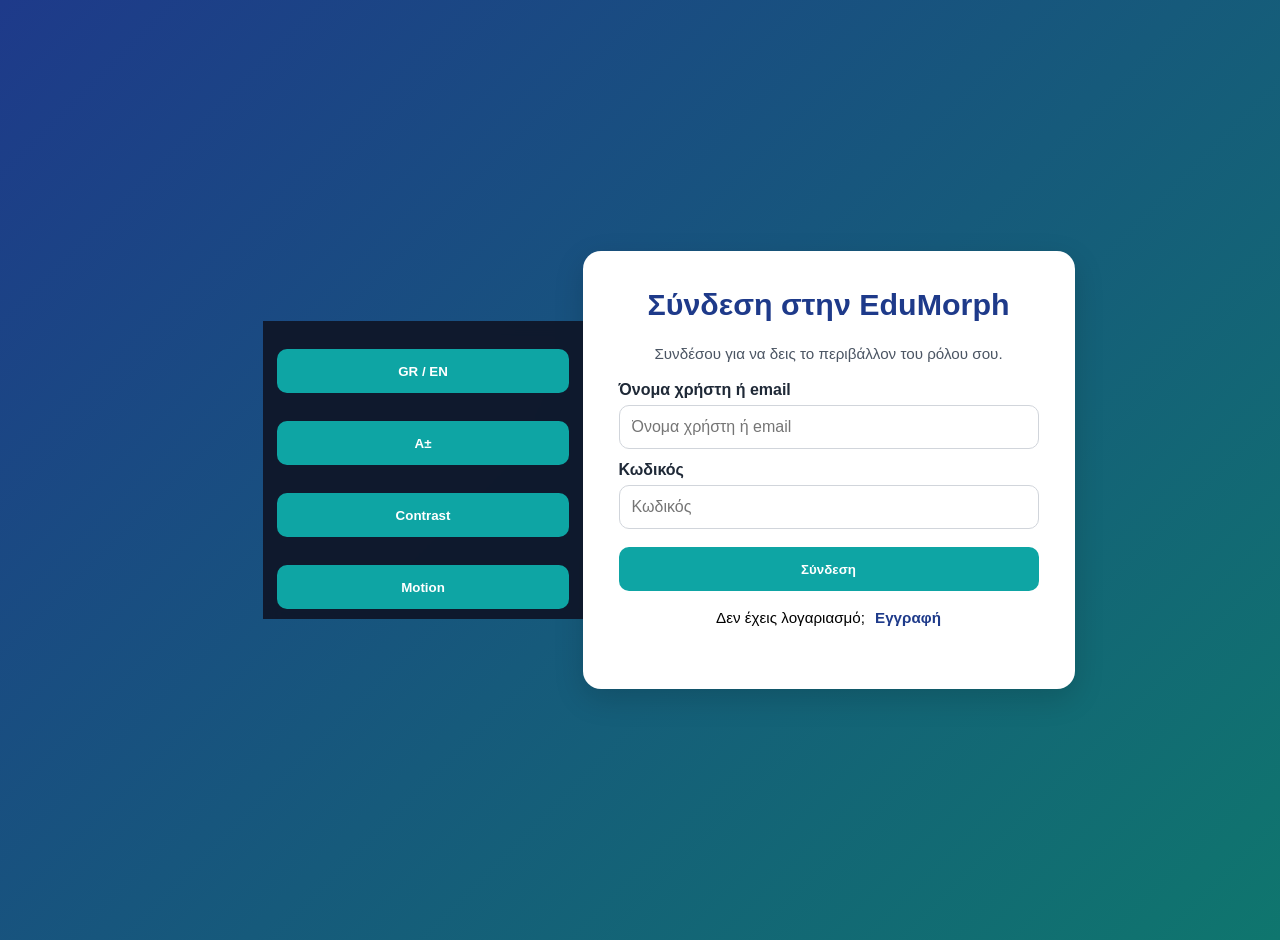
<file: login.html>
<!DOCTYPE html>
<html lang="el">
<head>
  <meta charset="UTF-8">
  <meta name="viewport" content="width=device-width, initial-scale=1.0">
  <title>Σύνδεση | EduMorph</title>

  <link rel="stylesheet" href="global-accessibility.css">
  <script src="global.js" defer></script>

  <style>
    body {
      font-family: Arial, sans-serif;
      background: linear-gradient(135deg, #1e3a8a, #0f766e);
      display: flex;
      justify-content: center;
      align-items: center;
      min-height: 100vh;
      margin: 0;
      padding: 20px;
    }

    .form-box {
      background: white;
      padding: 36px;
      border-radius: 18px;
      width: 100%;
      max-width: 420px;
      box-shadow: 0 10px 30px rgba(0,0,0,0.15);
      text-align: center;
    }

    h1 {
      margin-top: 0;
      color: #1e3a8a;
      font-size: 1.9rem;
    }

    p {
      color: #4b5563;
      font-size: 0.95rem;
      line-height: 1.6;
    }

    .field-group {
      text-align: left;
      margin-top: 12px;
    }

    label {
      display: block;
      margin-bottom: 6px;
      font-weight: bold;
      color: #1f2937;
    }

    input {
      width: 100%;
      padding: 12px;
      margin: 0;
      border: 1px solid #d1d5db;
      border-radius: 10px;
      box-sizing: border-box;
      font-size: 1rem;
      background: #fff;
      color: #1f2937;
    }

    button {
      width: 100%;
      padding: 12px;
      background: #0ea5a4;
      color: white;
      border: none;
      border-radius: 10px;
      font-weight: bold;
      cursor: pointer;
      margin-top: 18px;
    }

    button:hover {
      background: #0f766e;
    }

    a {
      color: #1e3a8a;
      text-decoration: none;
      font-weight: bold;
    }

    .top-links {
      display: flex;
      justify-content: center;
      gap: 10px;
      flex-wrap: wrap;
      margin-top: 18px;
      font-size: 0.95rem;
    }

    @media (max-width: 520px) {
      .form-box {
        padding: 24px 18px;
      }

      h1 {
        font-size: 1.6rem;
      }
    }
  </style>
</head>
<body>
<main id="main-content">
  <div class="form-box" role="form" aria-labelledby="login-title">
    <h1 id="login-title" data-i18n="loginTitle">Σύνδεση στην EduMorph</h1>
    <p data-i18n="loginSubtitle">Συνδέσου για να δεις το περιβάλλον του ρόλου σου.</p>

    <div class="field-group">
      <label for="username" data-i18n="usernameLabel">Όνομα χρήστη ή email</label>
      <input
        type="text"
        id="username"
        placeholder="Όνομα χρήστη ή email"
        data-i18n-placeholder="usernamePlaceholder"
        aria-required="true"
      >
    </div>

    <div class="field-group">
      <label for="password" data-i18n="passwordLabel">Κωδικός</label>
      <input
        type="password"
        id="password"
        placeholder="Κωδικός"
        data-i18n-placeholder="passwordPlaceholder"
        aria-required="true"
      >
    </div>

    <button onclick="login()" data-i18n="loginBtn" data-i18n-aria-label="loginBtnAria" aria-label="Σύνδεση">
      Σύνδεση
    </button>

    <div class="top-links">
      <span data-i18n="noAccount">Δεν έχεις λογαριασμό;</span>
      <a href="register.html" data-i18n="registerLink">Εγγραφή</a>
    </div>
  </div>
</main>

<script>
  window.pageTranslations = {
    el: {
      loginTitle: 'Σύνδεση στην EduMorph',
      loginSubtitle: 'Συνδέσου για να δεις το περιβάλλον του ρόλου σου.',
      usernameLabel: 'Όνομα χρήστη ή email',
      usernamePlaceholder: 'Όνομα χρήστη ή email',
      passwordLabel: 'Κωδικός',
      passwordPlaceholder: 'Κωδικός',
      loginBtn: 'Σύνδεση',
      loginBtnAria: 'Σύνδεση',
      noAccount: 'Δεν έχεις λογαριασμό;',
      registerLink: 'Εγγραφή',
      fillAllFields: 'Παρακαλώ συμπλήρωσε όλα τα πεδία.',
      wrongCredentials: 'Λάθος στοιχεία σύνδεσης.'
    },
    en: {
      loginTitle: 'Login to EduMorph',
      loginSubtitle: 'Sign in to access your role-based environment.',
      usernameLabel: 'Username or email',
      usernamePlaceholder: 'Username or email',
      passwordLabel: 'Password',
      passwordPlaceholder: 'Password',
      loginBtn: 'Login',
      loginBtnAria: 'Login',
      noAccount: 'Do not have an account?',
      registerLink: 'Register',
      fillAllFields: 'Please fill in all fields.',
      wrongCredentials: 'Wrong login credentials.'
    }
  };

  function t(key) {
    const lang = localStorage.getItem('edumorphLanguage') || 'el';
    const dict = window.pageTranslations[lang] || window.pageTranslations.el;
    return dict[key] || key;
  }

  function login() {
    const usernameInput = document.getElementById('username').value.trim();
    const passwordInput = document.getElementById('password').value.trim();

    if (!usernameInput || !passwordInput) {
      alert(t('fillAllFields'));
      return;
    }

    const users = JSON.parse(localStorage.getItem('edumorphUsers') || '[]');

    const foundUser = users.find(user =>
      (user.username === usernameInput || user.email === usernameInput) &&
      user.password === passwordInput
    );

    if (!foundUser) {
      alert(t('wrongCredentials'));
      return;
    }

    localStorage.setItem('user', JSON.stringify(foundUser));
    window.location.href = 'dashboard.html';
  }

  window.onload = () => {
    if (window.EduMorphUI && window.EduMorphUI.applyTranslations) {
      window.EduMorphUI.applyTranslations();
    }
  };
</script>
</body>
</html>
</file>
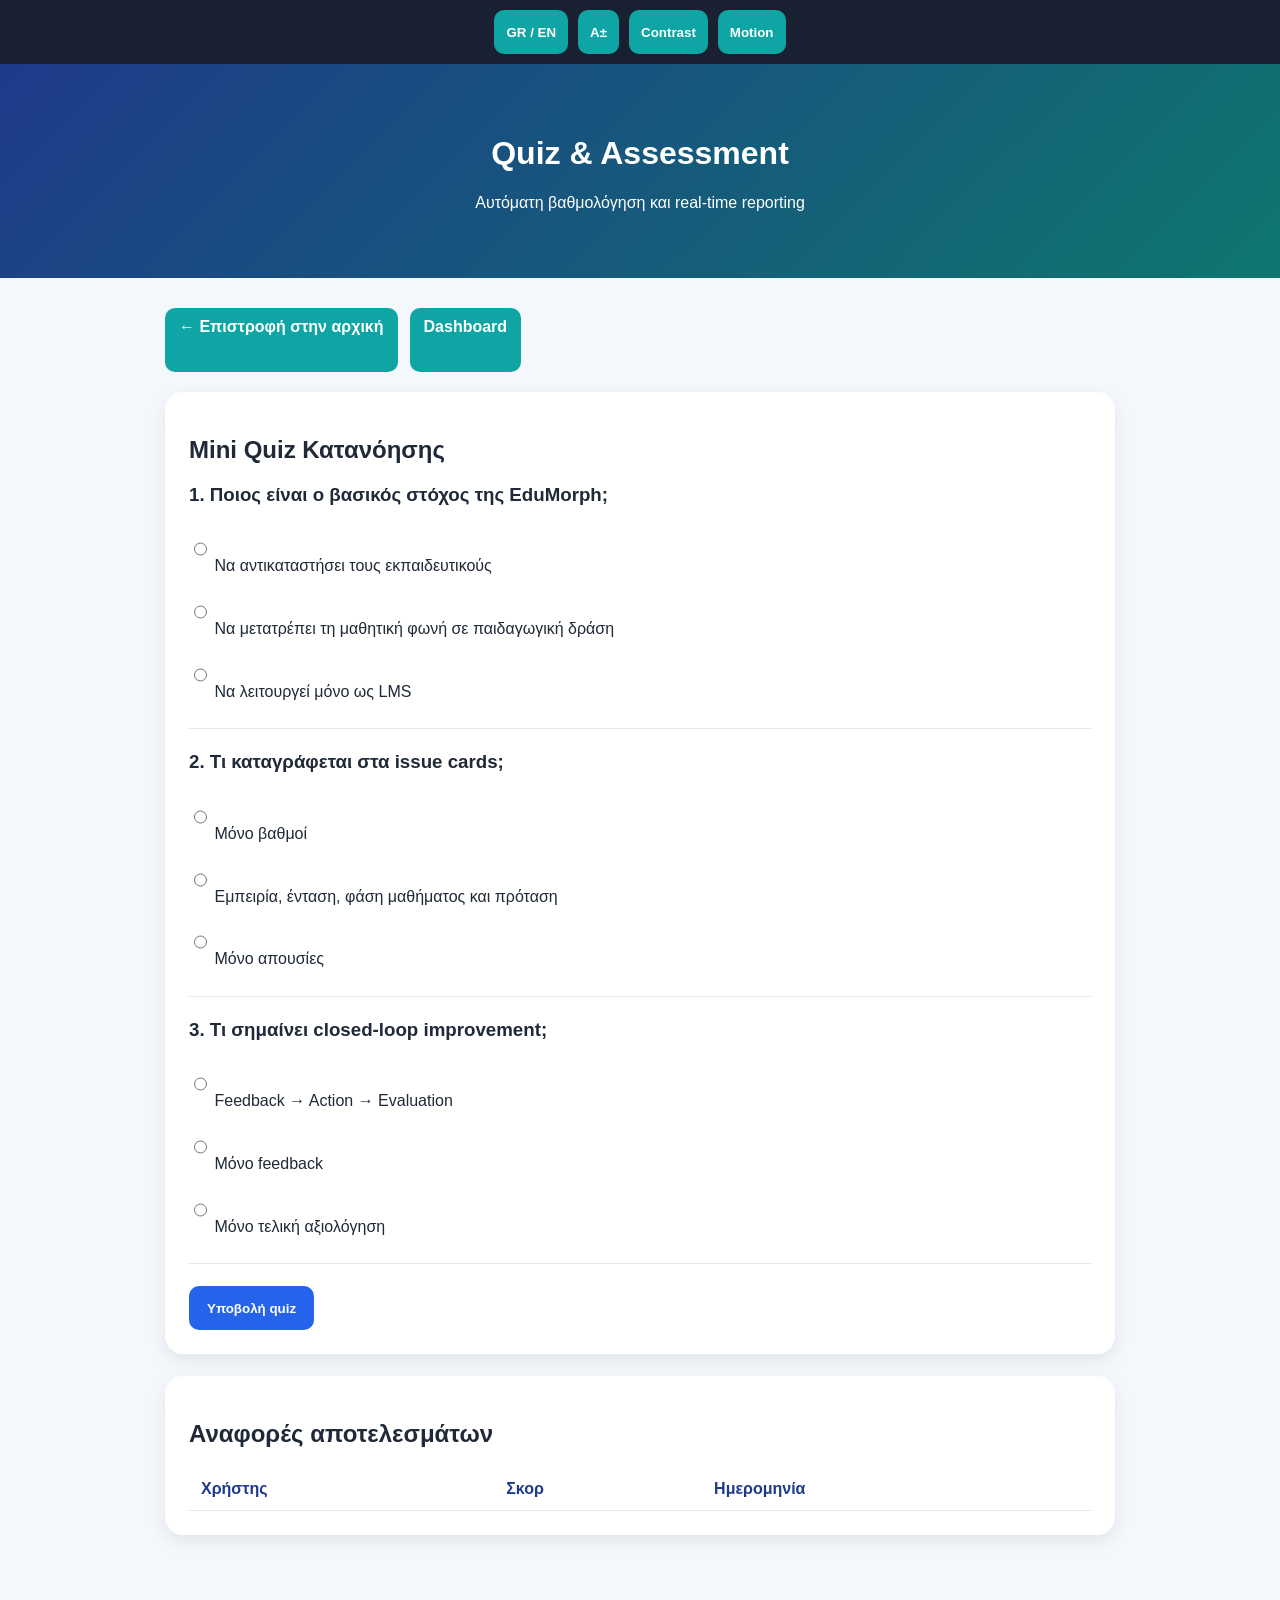
<file: quiz.html>
<!DOCTYPE html>
<html lang="el">
<head>
  <meta charset="UTF-8">
  <meta name="viewport" content="width=device-width, initial-scale=1.0">
  <title>Quiz & Assessment | EduMorph</title>

  <link rel="stylesheet" href="global-accessibility.css">
  <script src="global.js" defer></script>

  <style>
    body {
      margin: 0;
      font-family: Arial, sans-serif;
      background: #f4f7fb;
      color: #1f2937;
    }

    header {
      background: linear-gradient(135deg, #1e3a8a, #0f766e);
      color: white;
      text-align: center;
      padding: 50px 20px;
    }

    .container {
      max-width: 950px;
      margin: 0 auto;
      padding: 30px 20px 50px;
    }

    .actions {
      display: flex;
      gap: 12px;
      flex-wrap: wrap;
      margin-bottom: 20px;
    }

    .btn {
      background: #0ea5a4;
      color: white;
      border: none;
      border-radius: 10px;
      padding: 10px 14px;
      text-decoration: none;
      font-weight: bold;
      cursor: pointer;
      display: inline-block;
    }

    .btn:hover {
      background: #0f766e;
    }

    .card {
      background: white;
      border-radius: 18px;
      padding: 24px;
      box-shadow: 0 6px 18px rgba(15, 23, 42, 0.08);
      margin-bottom: 22px;
    }

    .question {
      margin-bottom: 22px;
      padding-bottom: 16px;
      border-bottom: 1px solid #e5e7eb;
    }

    .question h3 {
      margin-top: 0;
    }

    label {
      display: block;
      margin: 8px 0;
      line-height: 1.6;
    }

    button.submit-btn {
      background: #2563eb;
      color: white;
      border: none;
      border-radius: 10px;
      padding: 12px 18px;
      font-weight: bold;
      cursor: pointer;
    }

    button.submit-btn:hover {
      background: #1d4ed8;
    }

    .result-box {
      margin-top: 20px;
      padding: 18px;
      border-radius: 14px;
      background: #eff6ff;
      display: none;
      line-height: 1.7;
    }

    table {
      width: 100%;
      border-collapse: collapse;
      margin-top: 12px;
    }

    th, td {
      padding: 12px;
      text-align: left;
      border-bottom: 1px solid #e5e7eb;
    }

    th {
      color: #1e3a8a;
    }
  </style>
</head>
<body>
<main id="main-content">
  <header>
    <h1 data-i18n="title">Quiz & Assessment</h1>
    <p data-i18n="subtitle">Αυτόματη βαθμολόγηση και real-time reporting</p>
  </header>

  <div class="container">
    <div class="actions">
      <a class="btn" href="index.html" data-i18n="back">← Επιστροφή στην αρχική</a>
      <a class="btn" href="dashboard.html" data-i18n="dashboard">Dashboard</a>
    </div>

    <section class="card">
      <h2 data-i18n="quizTitle">Mini Quiz Κατανόησης</h2>

      <div class="question">
        <h3 data-i18n="q1">1. Ποιος είναι ο βασικός στόχος της EduMorph;</h3>
        <label>
          <input type="radio" name="q1" value="a">
          <span data-i18n="q1a">Να αντικαταστήσει τους εκπαιδευτικούς</span>
        </label>
        <label>
          <input type="radio" name="q1" value="b">
          <span data-i18n="q1b">Να μετατρέπει τη μαθητική φωνή σε παιδαγωγική δράση</span>
        </label>
        <label>
          <input type="radio" name="q1" value="c">
          <span data-i18n="q1c">Να λειτουργεί μόνο ως LMS</span>
        </label>
      </div>

      <div class="question">
        <h3 data-i18n="q2">2. Τι καταγράφεται στα issue cards;</h3>
        <label>
          <input type="radio" name="q2" value="a">
          <span data-i18n="q2a">Μόνο βαθμοί</span>
        </label>
        <label>
          <input type="radio" name="q2" value="b">
          <span data-i18n="q2b">Εμπειρία, ένταση, φάση μαθήματος και πρόταση</span>
        </label>
        <label>
          <input type="radio" name="q2" value="c">
          <span data-i18n="q2c">Μόνο απουσίες</span>
        </label>
      </div>

      <div class="question">
        <h3 data-i18n="q3">3. Τι σημαίνει closed-loop improvement;</h3>
        <label>
          <input type="radio" name="q3" value="a">
          <span data-i18n="q3a">Feedback → Action → Evaluation</span>
        </label>
        <label>
          <input type="radio" name="q3" value="b">
          <span data-i18n="q3b">Μόνο feedback</span>
        </label>
        <label>
          <input type="radio" name="q3" value="c">
          <span data-i18n="q3c">Μόνο τελική αξιολόγηση</span>
        </label>
      </div>

      <button
        class="submit-btn"
        onclick="submitQuiz()"
        data-i18n="submit"
        data-i18n-aria-label="submitAria"
        aria-label="Υποβολή quiz"
      >
        Υποβολή quiz
      </button>

      <div id="resultBox" class="result-box" aria-live="polite"></div>
    </section>

    <section class="card">
      <h2 data-i18n="reports">Αναφορές αποτελεσμάτων</h2>
      <table>
        <thead>
          <tr>
            <th data-i18n="user">Χρήστης</th>
            <th data-i18n="score">Σκορ</th>
            <th data-i18n="date">Ημερομηνία</th>
          </tr>
        </thead>
        <tbody id="reportBody"></tbody>
      </table>
    </section>
  </div>
</main>

<script>
  window.pageTranslations = {
    el: {
      title: 'Quiz & Assessment',
      subtitle: 'Αυτόματη βαθμολόγηση και real-time reporting',
      back: '← Επιστροφή στην αρχική',
      dashboard: 'Dashboard',
      quizTitle: 'Mini Quiz Κατανόησης',
      q1: '1. Ποιος είναι ο βασικός στόχος της EduMorph;',
      q1a: 'Να αντικαταστήσει τους εκπαιδευτικούς',
      q1b: 'Να μετατρέπει τη μαθητική φωνή σε παιδαγωγική δράση',
      q1c: 'Να λειτουργεί μόνο ως LMS',
      q2: '2. Τι καταγράφεται στα issue cards;',
      q2a: 'Μόνο βαθμοί',
      q2b: 'Εμπειρία, ένταση, φάση μαθήματος και πρόταση',
      q2c: 'Μόνο απουσίες',
      q3: '3. Τι σημαίνει closed-loop improvement;',
      q3a: 'Feedback → Action → Evaluation',
      q3b: 'Μόνο feedback',
      q3c: 'Μόνο τελική αξιολόγηση',
      submit: 'Υποβολή quiz',
      submitAria: 'Υποβολή quiz',
      reports: 'Αναφορές αποτελεσμάτων',
      user: 'Χρήστης',
      score: 'Σκορ',
      date: 'Ημερομηνία',
      resultPrefix: 'Ολοκλήρωσες το quiz με σκορ: ',
      saved: 'Το αποτέλεσμα αποθηκεύτηκε και κέρδισες 15 πόντους.',
      anonymous: 'anonymous'
    },
    en: {
      title: 'Quiz & Assessment',
      subtitle: 'Automatic grading and real-time reporting',
      back: '← Back to home',
      dashboard: 'Dashboard',
      quizTitle: 'Mini Understanding Quiz',
      q1: '1. What is the main goal of EduMorph?',
      q1a: 'To replace teachers',
      q1b: 'To turn student voice into pedagogical action',
      q1c: 'To function only as an LMS',
      q2: '2. What is recorded in issue cards?',
      q2a: 'Only grades',
      q2b: 'Experience, intensity, lesson phase, and proposal',
      q2c: 'Only absences',
      q3: '3. What does closed-loop improvement mean?',
      q3a: 'Feedback → Action → Evaluation',
      q3b: 'Only feedback',
      q3c: 'Only final evaluation',
      submit: 'Submit quiz',
      submitAria: 'Submit quiz',
      reports: 'Result reports',
      user: 'User',
      score: 'Score',
      date: 'Date',
      resultPrefix: 'You completed the quiz with score: ',
      saved: 'The result was saved and you earned 15 points.',
      anonymous: 'anonymous'
    }
  };

  function t(key) {
    const lang = localStorage.getItem('edumorphLanguage') || 'el';
    const dict = window.pageTranslations[lang] || window.pageTranslations.el;
    return dict[key] || key;
  }

  function awardQuizPoints() {
    const rawUser = localStorage.getItem('user');
    if (!rawUser) return;

    const user = JSON.parse(rawUser);
    const allPoints = JSON.parse(localStorage.getItem('edumorphPoints') || '{}');
    const current = allPoints[user.username] || { points: 0, level: 1, badges: [] };

    current.points += 15;
    current.level = Math.floor(current.points / 50) + 1;

    if (current.points >= 20 && !current.badges.includes('First Voice')) {
      current.badges.push('First Voice');
    }
    if (current.points >= 100 && !current.badges.includes('Active Contributor')) {
      current.badges.push('Active Contributor');
    }
    if (current.points >= 200 && !current.badges.includes('Change Maker')) {
      current.badges.push('Change Maker');
    }

    allPoints[user.username] = current;
    localStorage.setItem('edumorphPoints', JSON.stringify(allPoints));
  }

  function submitQuiz() {
    const answers = {
      q1: 'b',
      q2: 'b',
      q3: 'a'
    };

    let score = 0;
    Object.keys(answers).forEach(q => {
      const selected = document.querySelector(`input[name="${q}"]:checked`);
      if (selected && selected.value === answers[q]) score++;
    });

    const rawUser = localStorage.getItem('user');
    const username = rawUser ? JSON.parse(rawUser).username : t('anonymous');

    const reports = JSON.parse(localStorage.getItem('edumorphQuizReports') || '[]');
    reports.unshift({
      username,
      score: `${score}/3`,
      date: new Date().toLocaleString()
    });
    localStorage.setItem('edumorphQuizReports', JSON.stringify(reports));

    awardQuizPoints();

    const box = document.getElementById('resultBox');
    box.style.display = 'block';
    box.innerHTML = `
      <strong>${t('resultPrefix')}${score}/3</strong><br>
      ${t('saved')}
    `;

    renderReports();
  }

  function renderReports() {
    const reports = JSON.parse(localStorage.getItem('edumorphQuizReports') || '[]');
    document.getElementById('reportBody').innerHTML = reports.map(item => `
      <tr>
        <td>${item.username}</td>
        <td>${item.score}</td>
        <td>${item.date}</td>
      </tr>
    `).join('');
  }

  window.onload = () => {
    renderReports();
    if (window.EduMorphUI && window.EduMorphUI.applyTranslations) {
      window.EduMorphUI.applyTranslations();
    }
  };
</script>
</body>
</html>
</file>
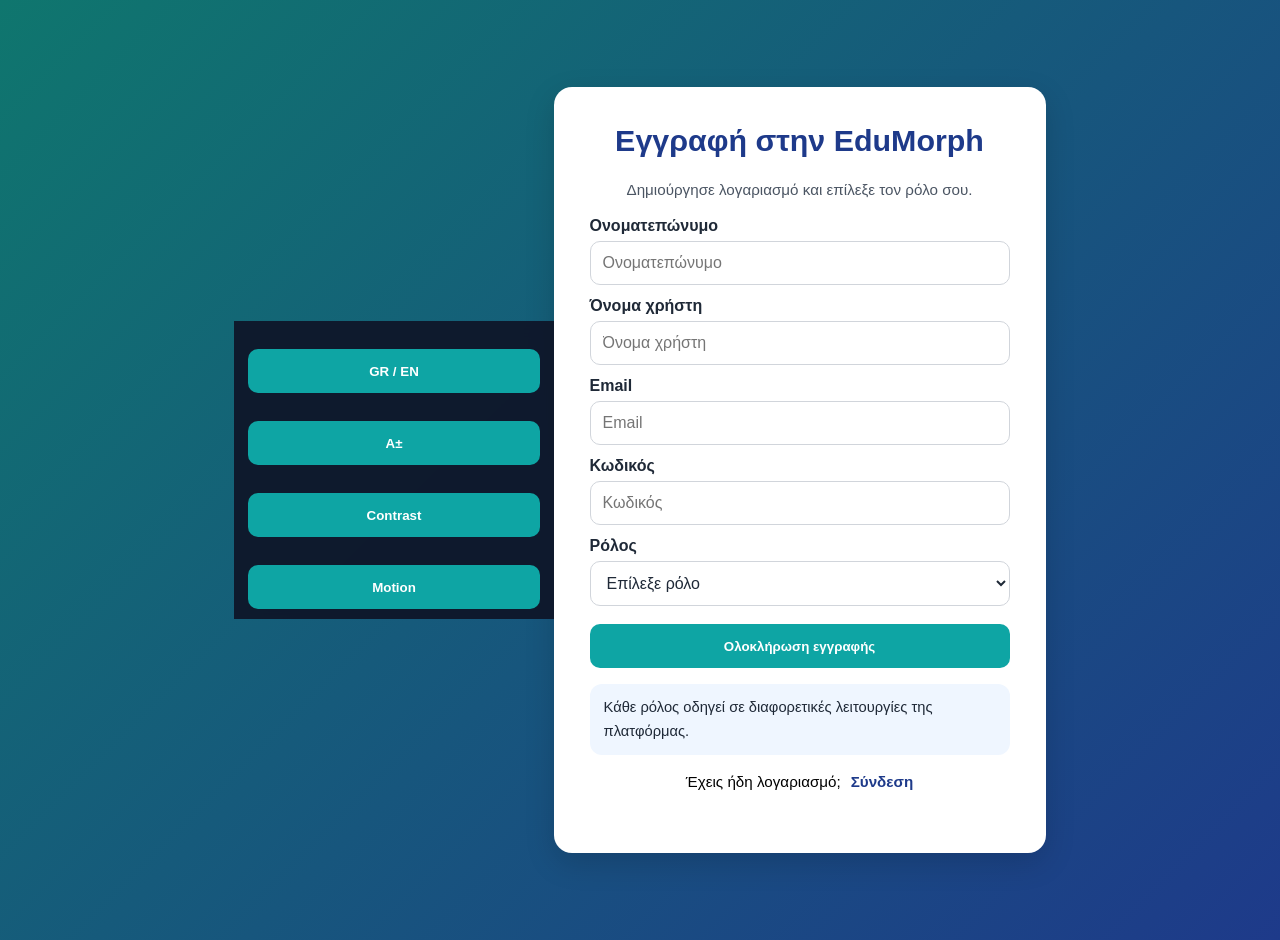
<file: register.html>
<!DOCTYPE html>
<html lang="el">
<head>
  <meta charset="UTF-8">
  <meta name="viewport" content="width=device-width, initial-scale=1.0">
  <title>Εγγραφή | EduMorph</title>

  <link rel="stylesheet" href="global-accessibility.css">
  <script src="global.js" defer></script>

  <style>
    body {
      font-family: Arial, sans-serif;
      background: linear-gradient(135deg, #0f766e, #1e3a8a);
      display: flex;
      justify-content: center;
      align-items: center;
      min-height: 100vh;
      margin: 0;
      padding: 20px;
    }

    .form-box {
      background: white;
      padding: 36px;
      border-radius: 18px;
      width: 100%;
      max-width: 420px;
      box-shadow: 0 10px 30px rgba(0,0,0,0.15);
      text-align: center;
    }

    h1 {
      margin-top: 0;
      color: #1e3a8a;
      font-size: 1.9rem;
    }

    p {
      color: #4b5563;
      font-size: 0.95rem;
      line-height: 1.6;
    }

    .field-group {
      text-align: left;
      margin-top: 12px;
    }

    label {
      display: block;
      margin-bottom: 6px;
      font-weight: bold;
      color: #1f2937;
    }

    input,
    select {
      width: 100%;
      padding: 12px;
      margin: 0;
      border: 1px solid #d1d5db;
      border-radius: 10px;
      box-sizing: border-box;
      font-size: 1rem;
      background: #fff;
      color: #1f2937;
    }

    button {
      width: 100%;
      padding: 12px;
      background: #0ea5a4;
      color: white;
      border: none;
      border-radius: 10px;
      font-weight: bold;
      cursor: pointer;
      margin-top: 18px;
    }

    button:hover {
      background: #0f766e;
    }

    a {
      color: #1e3a8a;
      text-decoration: none;
      font-weight: bold;
    }

    .hint {
      text-align: left;
      background: #eff6ff;
      border-radius: 12px;
      padding: 12px 14px;
      margin-top: 16px;
      font-size: 0.92rem;
      color: #1f2937;
      line-height: 1.6;
    }

    .top-links {
      display: flex;
      justify-content: center;
      gap: 10px;
      flex-wrap: wrap;
      margin-top: 18px;
      font-size: 0.95rem;
    }

    @media (max-width: 520px) {
      .form-box {
        padding: 24px 18px;
      }

      h1 {
        font-size: 1.6rem;
      }
    }
  </style>
</head>
<body>
<main id="main-content">
  <div class="form-box" role="form" aria-labelledby="register-title">
    <h1 id="register-title" data-i18n="registerTitle">Εγγραφή στην EduMorph</h1>
    <p data-i18n="registerSubtitle">Δημιούργησε λογαριασμό και επίλεξε τον ρόλο σου.</p>

    <div class="field-group">
      <label for="fullName" data-i18n="fullNameLabel">Ονοματεπώνυμο</label>
      <input
        type="text"
        id="fullName"
        placeholder="Ονοματεπώνυμο"
        data-i18n-placeholder="fullNamePlaceholder"
        aria-required="true"
      >
    </div>

    <div class="field-group">
      <label for="username" data-i18n="usernameLabel">Όνομα χρήστη</label>
      <input
        type="text"
        id="username"
        placeholder="Όνομα χρήστη"
        data-i18n-placeholder="usernamePlaceholder"
        aria-required="true"
      >
    </div>

    <div class="field-group">
      <label for="email" data-i18n="emailLabel">Email</label>
      <input
        type="email"
        id="email"
        placeholder="Email"
        data-i18n-placeholder="emailPlaceholder"
        aria-required="true"
      >
    </div>

    <div class="field-group">
      <label for="password" data-i18n="passwordLabel">Κωδικός</label>
      <input
        type="password"
        id="password"
        placeholder="Κωδικός"
        data-i18n-placeholder="passwordPlaceholder"
        aria-required="true"
      >
    </div>

    <div class="field-group">
      <label for="role" data-i18n="roleLabel">Ρόλος</label>
      <select id="role" aria-required="true">
        <option value="" data-i18n="rolePlaceholder">Επίλεξε ρόλο</option>
        <option value="student" data-i18n="roleStudent">Μαθητής</option>
        <option value="teacher" data-i18n="roleTeacher">Εκπαιδευτικός</option>
        <option value="admin" data-i18n="roleAdmin">Διοίκηση</option>
      </select>
    </div>

    <button onclick="register()" data-i18n="registerBtn" data-i18n-aria-label="registerBtnAria" aria-label="Ολοκλήρωση εγγραφής">
      Ολοκλήρωση εγγραφής
    </button>

    <div class="hint" data-i18n="hintText">
      Κάθε ρόλος οδηγεί σε διαφορετικές λειτουργίες της πλατφόρμας.
    </div>

    <div class="top-links">
      <span data-i18n="alreadyAccount">Έχεις ήδη λογαριασμό;</span>
      <a href="login.html" data-i18n="loginLink">Σύνδεση</a>
    </div>
  </div>
</main>

<script>
  window.pageTranslations = {
    el: {
      registerTitle: 'Εγγραφή στην EduMorph',
      registerSubtitle: 'Δημιούργησε λογαριασμό και επίλεξε τον ρόλο σου.',
      fullNameLabel: 'Ονοματεπώνυμο',
      fullNamePlaceholder: 'Ονοματεπώνυμο',
      usernameLabel: 'Όνομα χρήστη',
      usernamePlaceholder: 'Όνομα χρήστη',
      emailLabel: 'Email',
      emailPlaceholder: 'Email',
      passwordLabel: 'Κωδικός',
      passwordPlaceholder: 'Κωδικός',
      roleLabel: 'Ρόλος',
      rolePlaceholder: 'Επίλεξε ρόλο',
      roleStudent: 'Μαθητής',
      roleTeacher: 'Εκπαιδευτικός',
      roleAdmin: 'Διοίκηση',
      registerBtn: 'Ολοκλήρωση εγγραφής',
      registerBtnAria: 'Ολοκλήρωση εγγραφής',
      hintText: 'Κάθε ρόλος οδηγεί σε διαφορετικές λειτουργίες της πλατφόρμας.',
      alreadyAccount: 'Έχεις ήδη λογαριασμό;',
      loginLink: 'Σύνδεση',
      fillAllFields: 'Παρακαλώ συμπλήρωσε όλα τα πεδία.',
      userExists: 'Υπάρχει ήδη χρήστης με αυτό το username ή email.',
      success: 'Η εγγραφή ολοκληρώθηκε επιτυχώς!'
    },
    en: {
      registerTitle: 'Register to EduMorph',
      registerSubtitle: 'Create an account and choose your role.',
      fullNameLabel: 'Full name',
      fullNamePlaceholder: 'Full name',
      usernameLabel: 'Username',
      usernamePlaceholder: 'Username',
      emailLabel: 'Email',
      emailPlaceholder: 'Email',
      passwordLabel: 'Password',
      passwordPlaceholder: 'Password',
      roleLabel: 'Role',
      rolePlaceholder: 'Select a role',
      roleStudent: 'Student',
      roleTeacher: 'Teacher',
      roleAdmin: 'Administration',
      registerBtn: 'Complete registration',
      registerBtnAria: 'Complete registration',
      hintText: 'Each role leads to different platform functions.',
      alreadyAccount: 'Already have an account?',
      loginLink: 'Login',
      fillAllFields: 'Please fill in all fields.',
      userExists: 'A user with this username or email already exists.',
      success: 'Registration completed successfully!'
    }
  };

  function t(key) {
    const lang = localStorage.getItem('edumorphLanguage') || 'el';
    const dict = window.pageTranslations[lang] || window.pageTranslations.el;
    return dict[key] || key;
  }

  function register() {
    const fullName = document.getElementById('fullName').value.trim();
    const username = document.getElementById('username').value.trim();
    const email = document.getElementById('email').value.trim();
    const password = document.getElementById('password').value.trim();
    const role = document.getElementById('role').value;

    if (!fullName || !username || !email || !password || !role) {
      alert(t('fillAllFields'));
      return;
    }

    const users = JSON.parse(localStorage.getItem('edumorphUsers') || '[]');

    const exists = users.some(
      user => user.username === username || user.email === email
    );

    if (exists) {
      alert(t('userExists'));
      return;
    }

    const newUser = {
      fullName,
      username,
      email,
      password,
      role
    };

    users.push(newUser);
    localStorage.setItem('edumorphUsers', JSON.stringify(users));

    alert(t('success'));
    window.location.href = 'login.html';
  }

  window.onload = () => {
    if (window.EduMorphUI && window.EduMorphUI.applyTranslations) {
      window.EduMorphUI.applyTranslations();
    }
  };
</script>
</body>
</html>
</file>
<file: global-accessibility.css>
:root {
  --focus-ring: 0 0 0 4px rgba(37, 99, 235, 0.28);
}

html {
  scroll-behavior: smooth;
}

body.accessibility-large {
  font-size: 18px;
}

body.accessibility-xlarge {
  font-size: 20px;
}

body.high-contrast {
  --bg-color: #000000 !important;
  --text-color: #ffffff !important;
  --form-box-bg: #111111 !important;
  --card-bg: #111111 !important;
  --accent-color: #ffff00 !important;
  --accent-soft: #333333 !important;
  --button-bg-color: #ffff00 !important;
  --button-hover-bg-color: #ffd500 !important;
  --header-text-color: #ffffff !important;
}

body.high-contrast,
body.high-contrast p,
body.high-contrast h1,
body.high-contrast h2,
body.high-contrast h3,
body.high-contrast li,
body.high-contrast td,
body.high-contrast th,
body.high-contrast label,
body.high-contrast span,
body.high-contrast div {
  color: #ffffff !important;
}

body.high-contrast .feature-box,
body.high-contrast .stat-card,
body.high-contrast .benefit-card,
body.high-contrast .step-card,
body.high-contrast section,
body.high-contrast .welcome-message,
body.high-contrast .feature-card,
body.high-contrast .card,
body.high-contrast .metric-card,
body.high-contrast .mini-card {
  background: #111111 !important;
  border: 1px solid #ffff00 !important;
  color: #ffffff !important;
}

body.high-contrast .button,
body.high-contrast button,
body.high-contrast .btn,
body.high-contrast .lang-btn,
body.high-contrast .hero-button,
body.high-contrast .topbar a,
body.high-contrast .topbar button {
  background: #ffff00 !important;
  color: #000000 !important;
  border: 2px solid #ffffff !important;
}

body.reduce-motion *,
body.reduce-motion *::before,
body.reduce-motion *::after {
  animation: none !important;
  transition: none !important;
  scroll-behavior: auto !important;
}

.skip-link {
  position: absolute;
  left: 12px;
  top: -100px;
  background: #111827;
  color: #ffffff;
  padding: 10px 14px;
  border-radius: 10px;
  z-index: 9999;
  text-decoration: none;
  font-weight: bold;
}

.skip-link:focus {
  top: 12px;
}

.a11y-toolbar {
  position: sticky;
  top: 0;
  z-index: 999;
  display: flex;
  justify-content: center;
  gap: 10px;
  flex-wrap: wrap;
  padding: 10px 14px;
  background: rgba(15, 23, 42, 0.96);
  color: white;
  backdrop-filter: blur(8px);
}

.a11y-toolbar button {
  border: none;
  border-radius: 10px;
  padding: 10px 12px;
  background: #0ea5a4;
  color: white;
  font-weight: bold;
  cursor: pointer;
}

.a11y-toolbar button:hover {
  background: #0f766e;
}

.a11y-toolbar .active-toggle {
  outline: 2px solid #ffffff;
}

:focus-visible {
  outline: none;
  box-shadow: var(--focus-ring);
  border-radius: 10px;
}

button,
a,
input,
select,
textarea {
  min-height: 44px;
}

img {
  max-width: 100%;
  height: auto;
}

.sr-only {
  position: absolute !important;
  width: 1px !important;
  height: 1px !important;
  padding: 0 !important;
  margin: -1px !important;
  overflow: hidden !important;
  clip: rect(0,0,0,0) !important;
  white-space: nowrap !important;
  border: 0 !important;
}

@media (max-width: 768px) {
  .a11y-toolbar {
    padding: 8px;
    gap: 8px;
  }

  .a11y-toolbar button {
    width: auto;
    font-size: 0.9rem;
    padding: 10px;
  }
}
</file>
